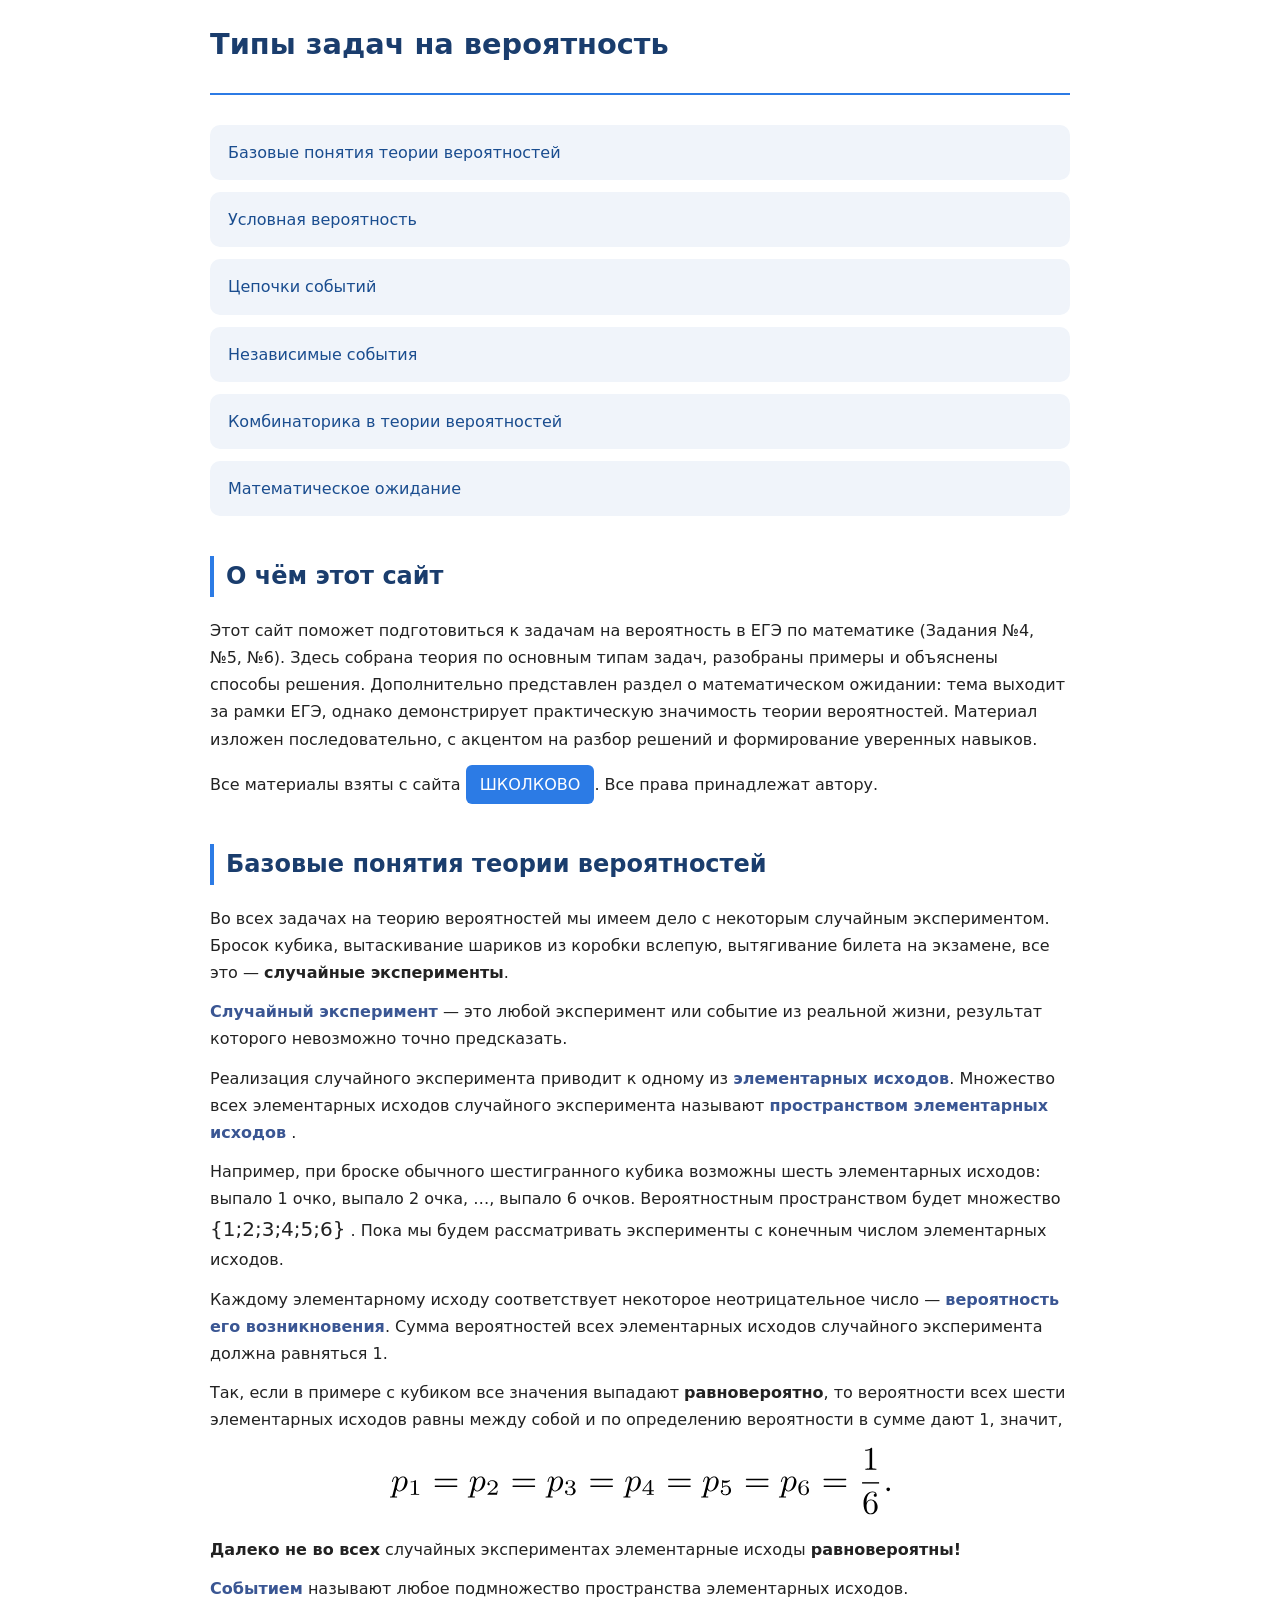
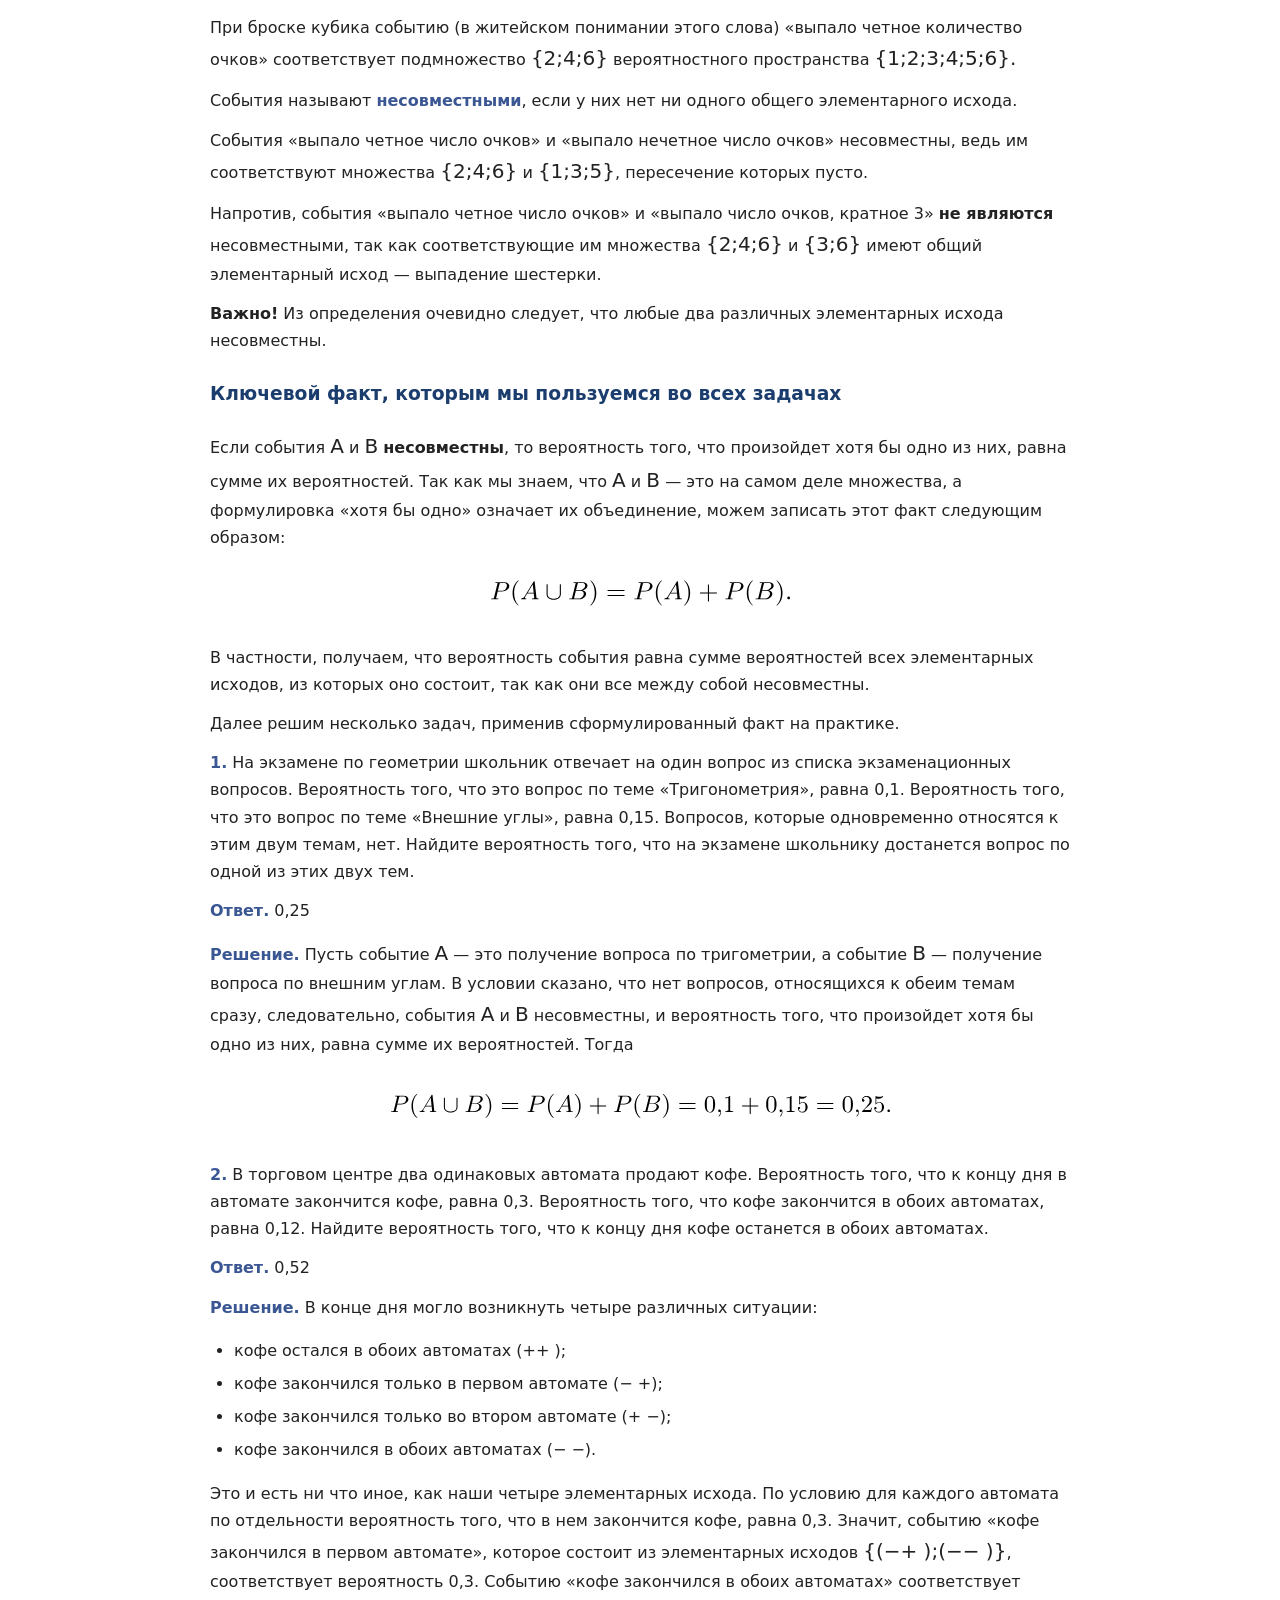
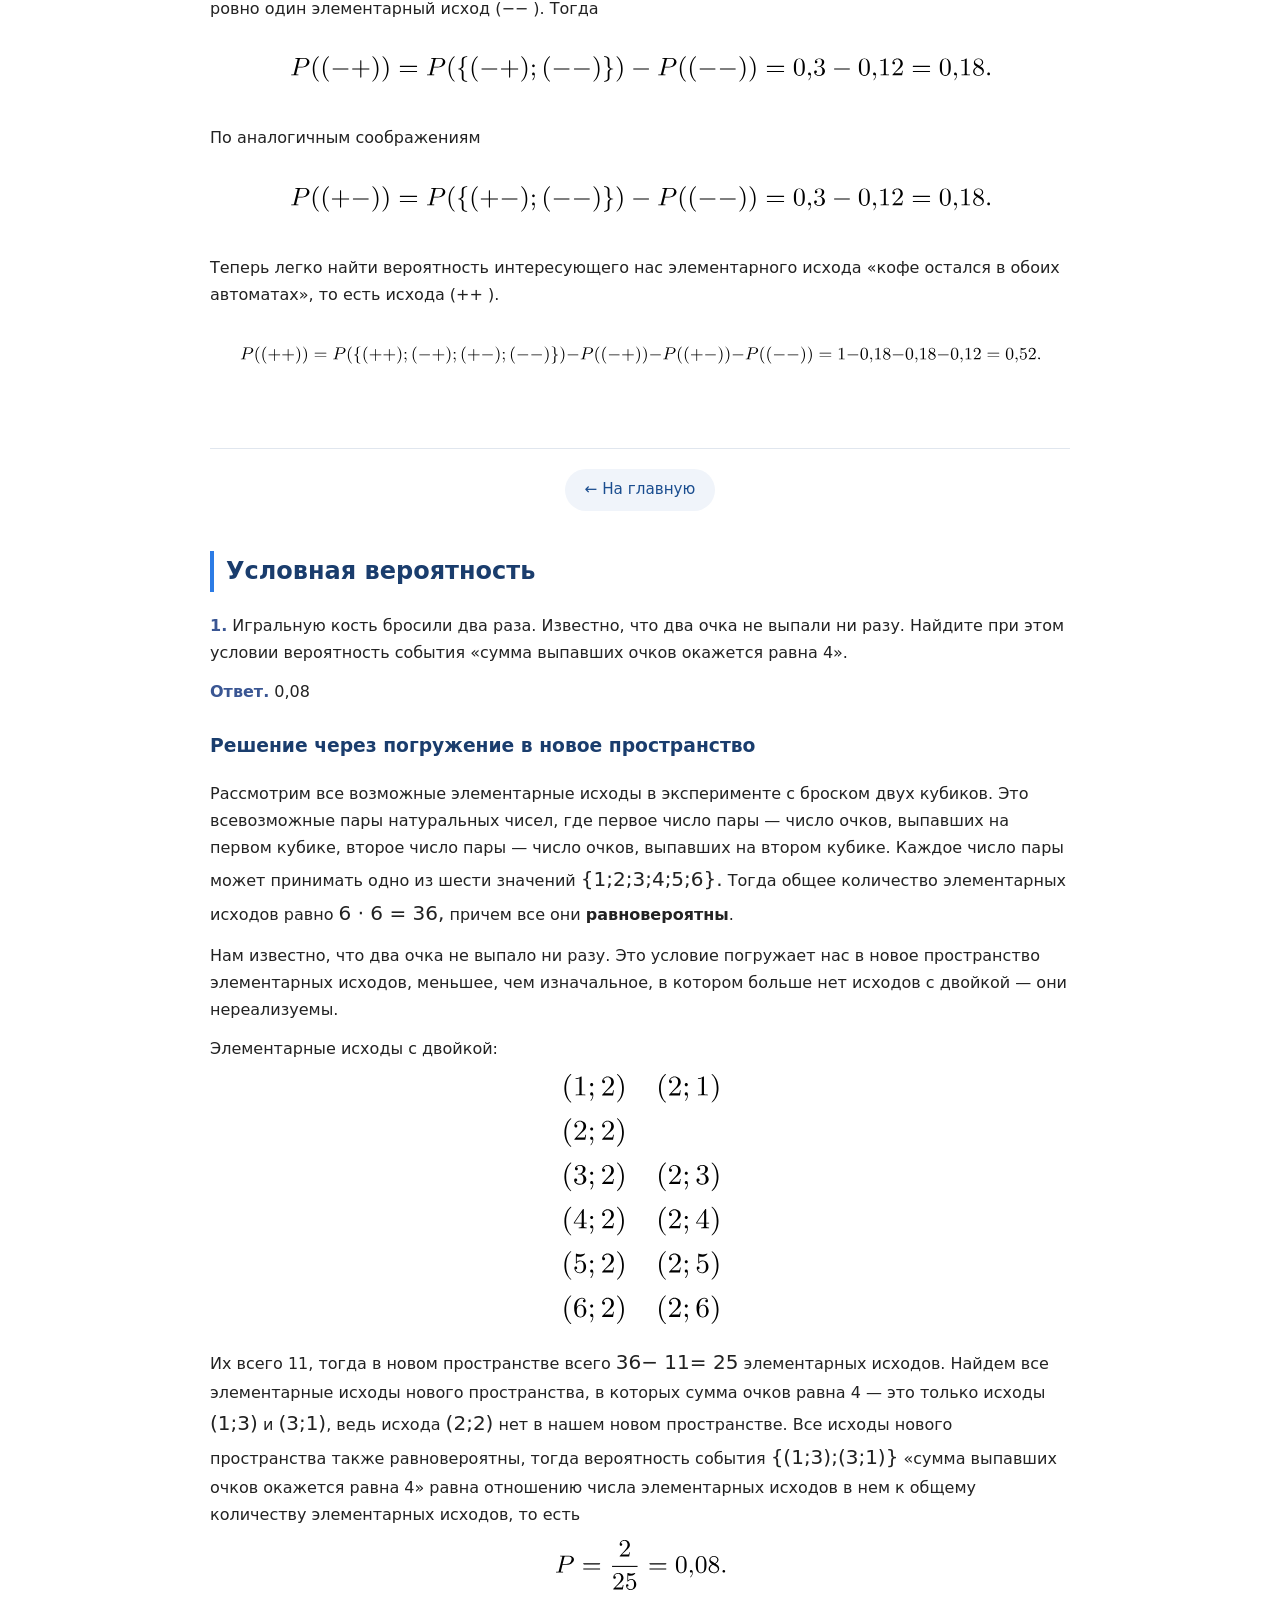
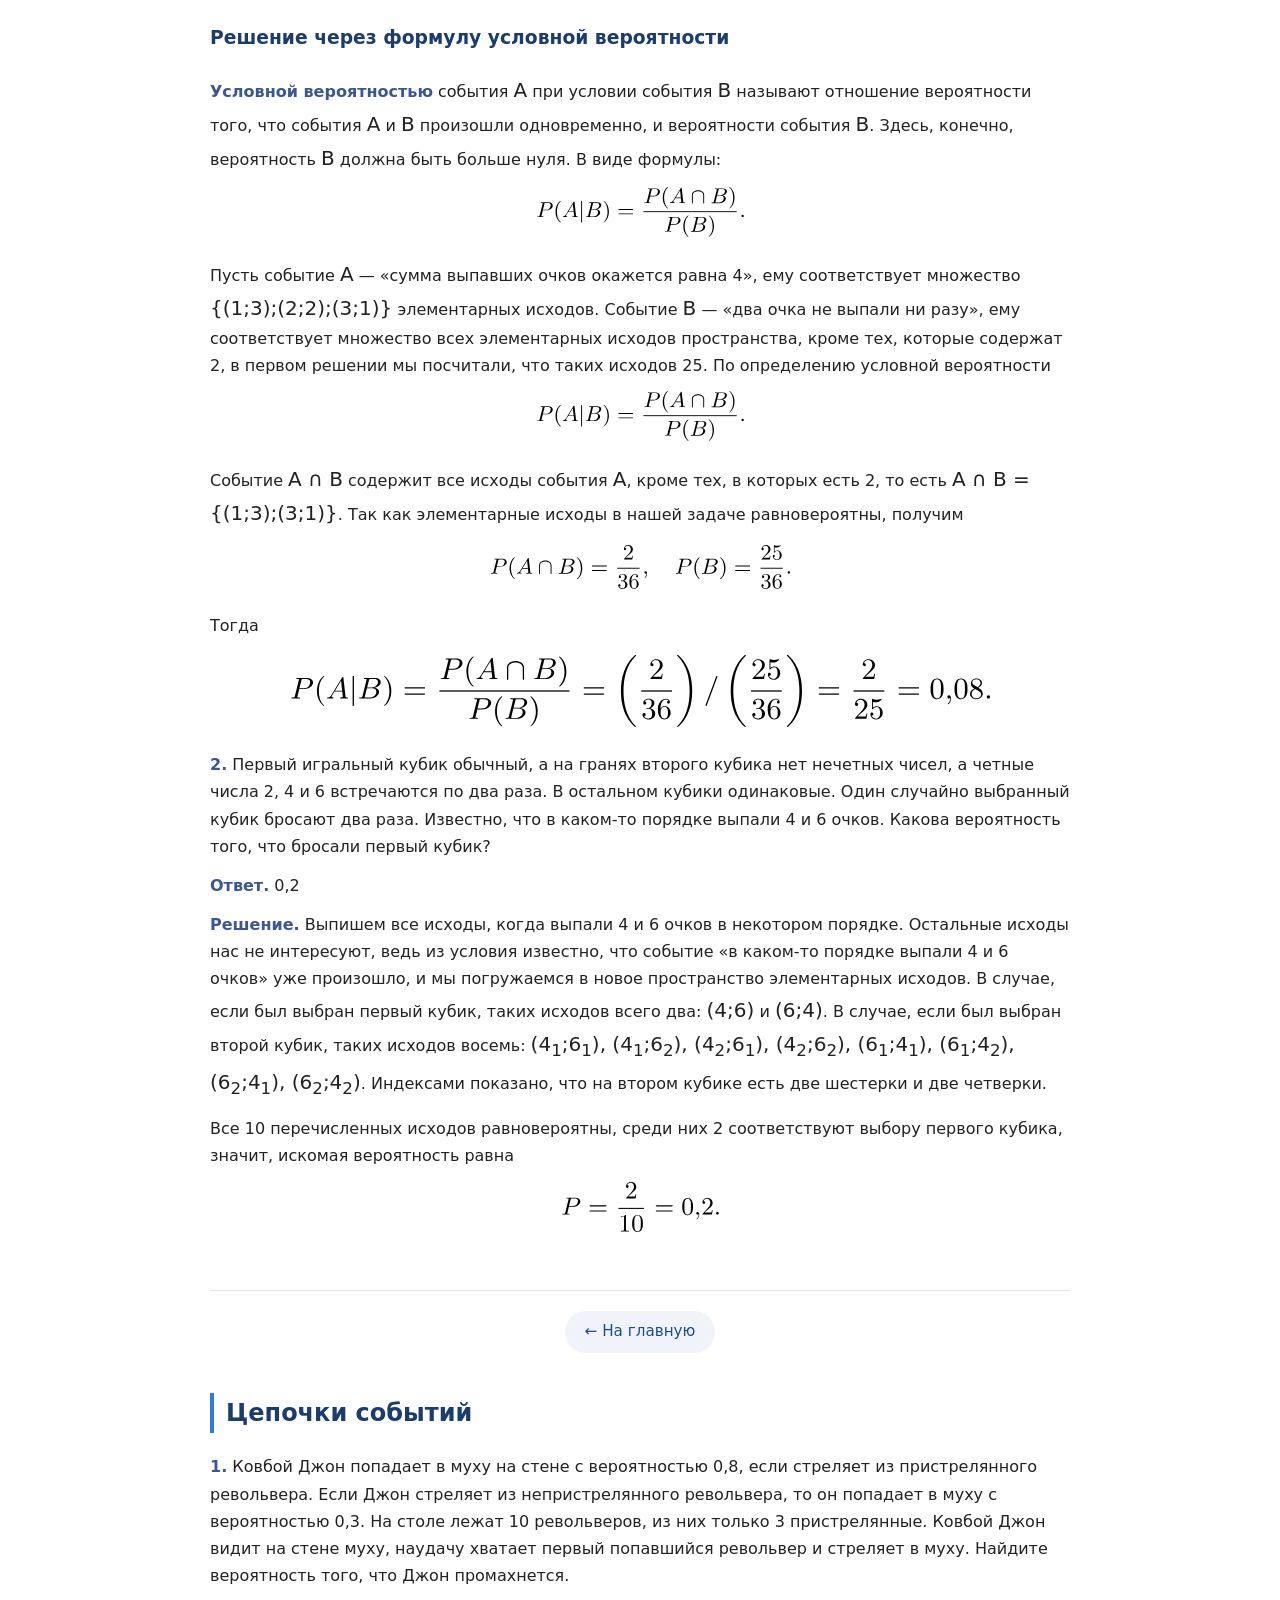
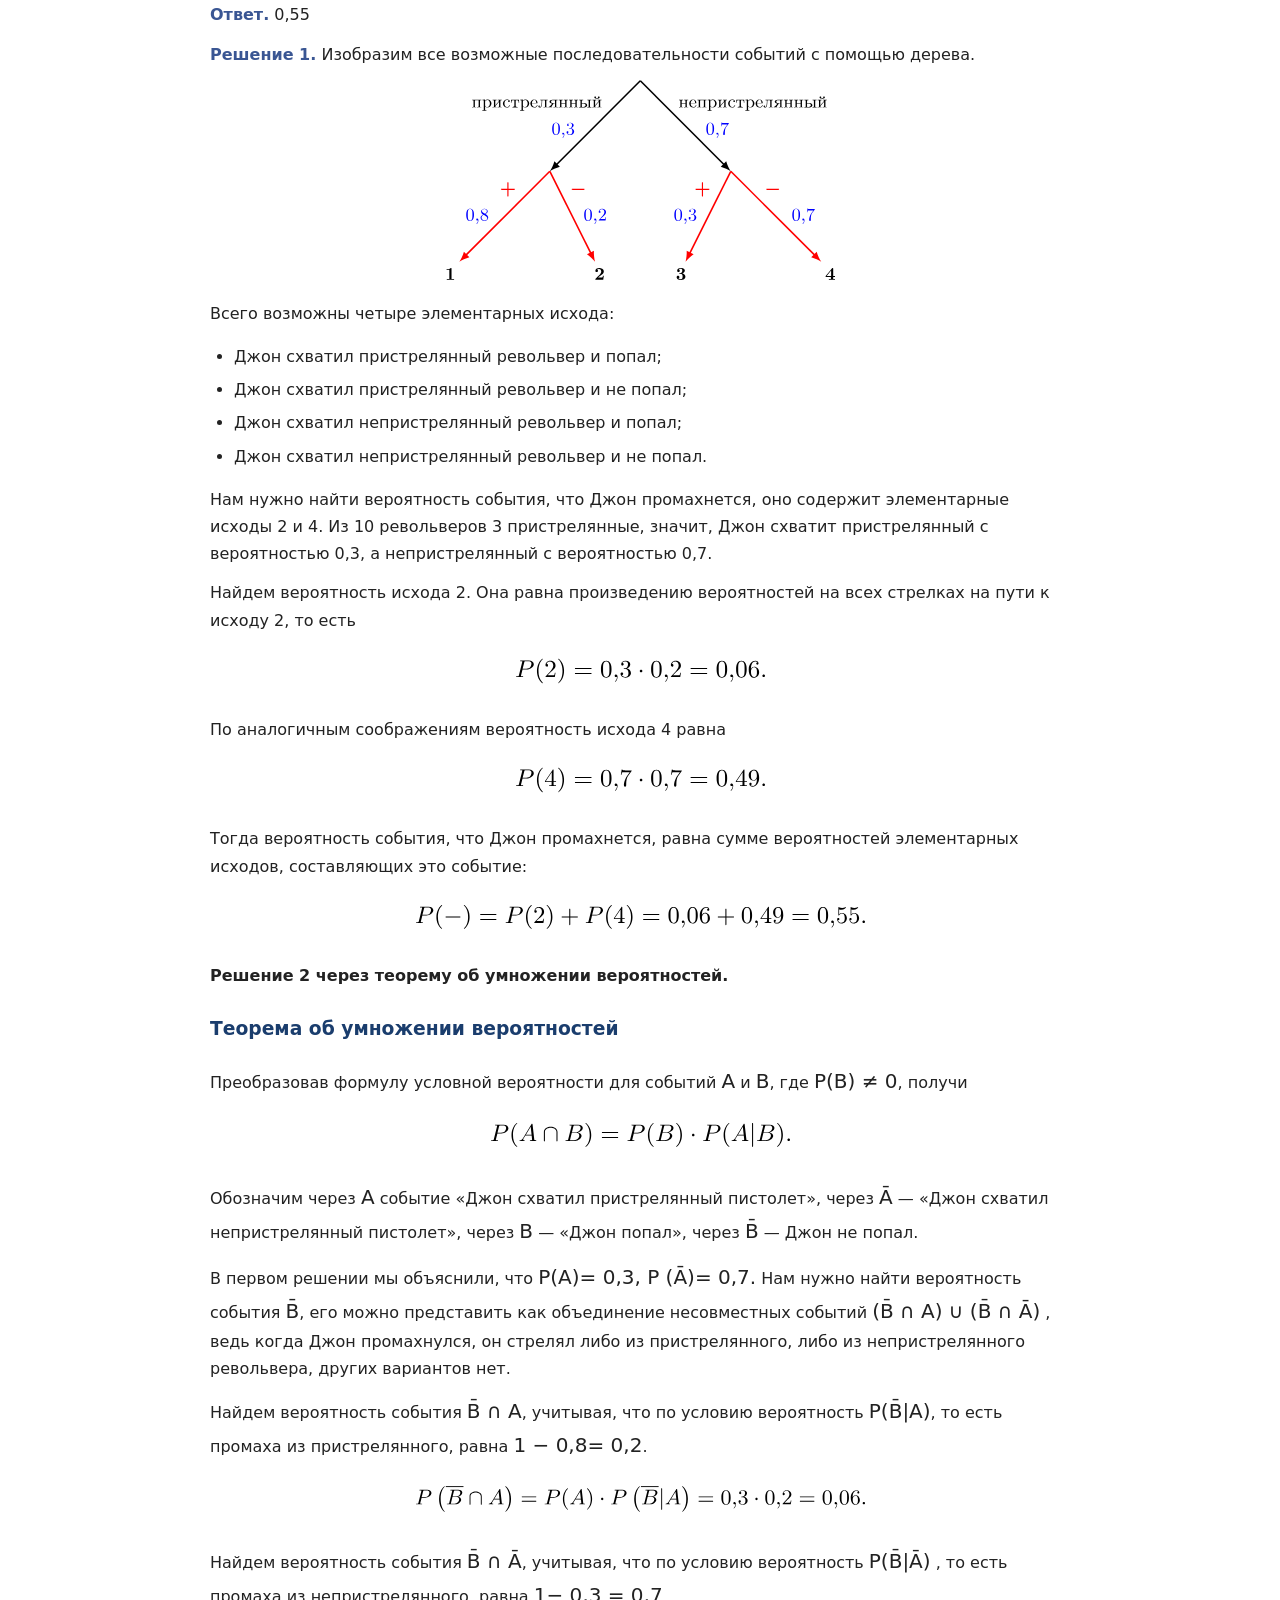
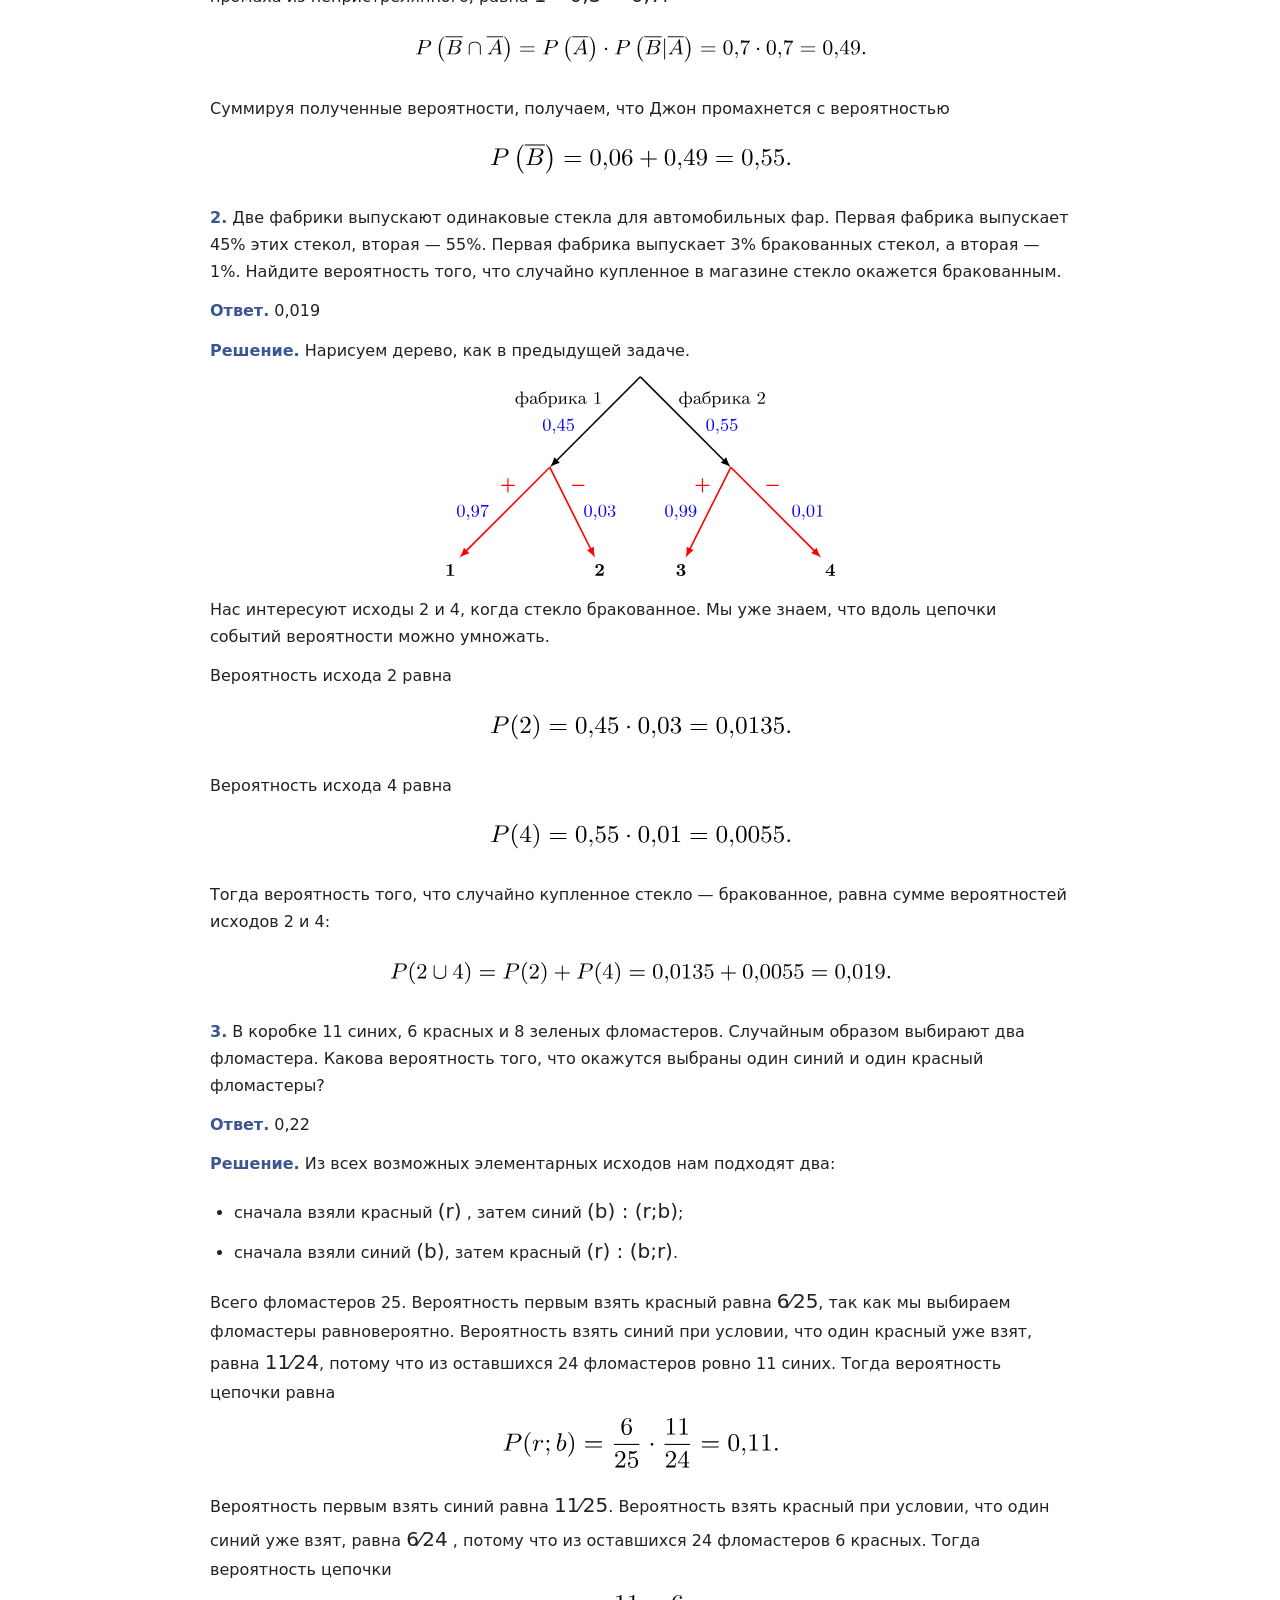
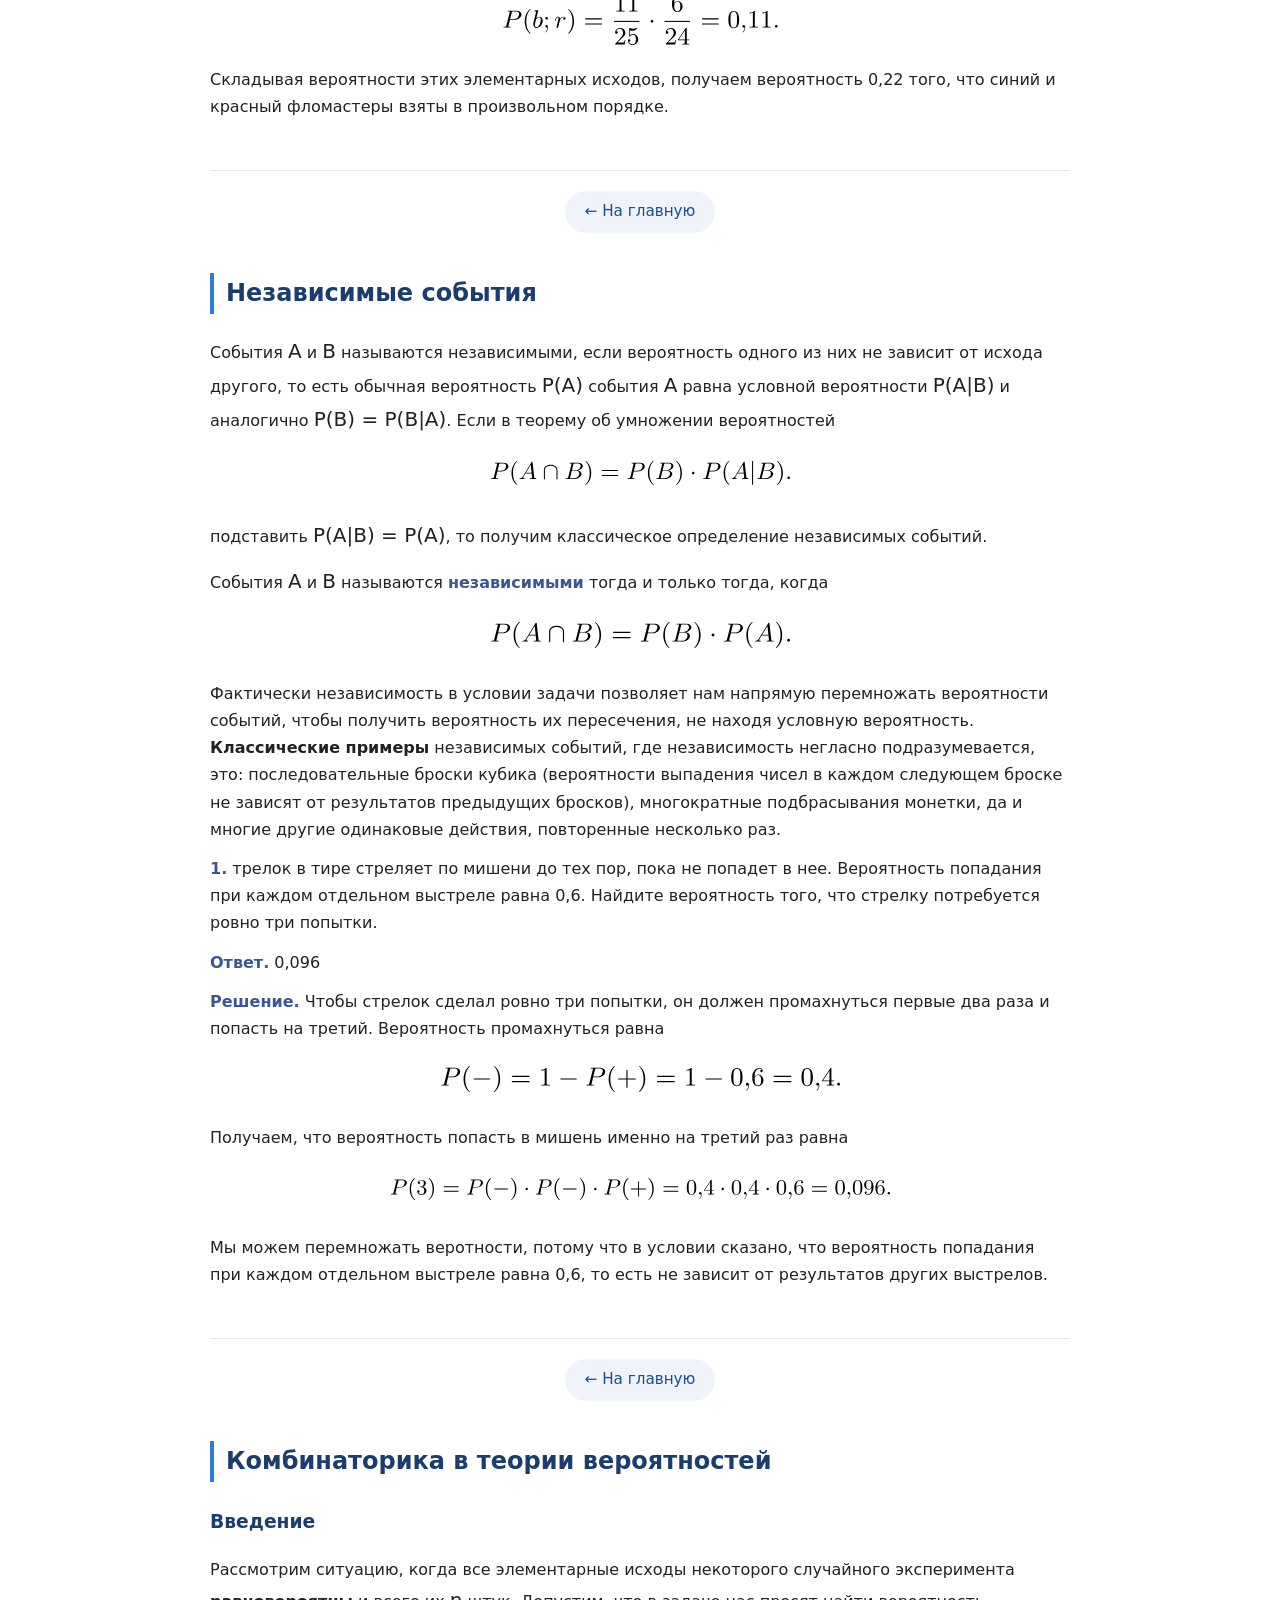
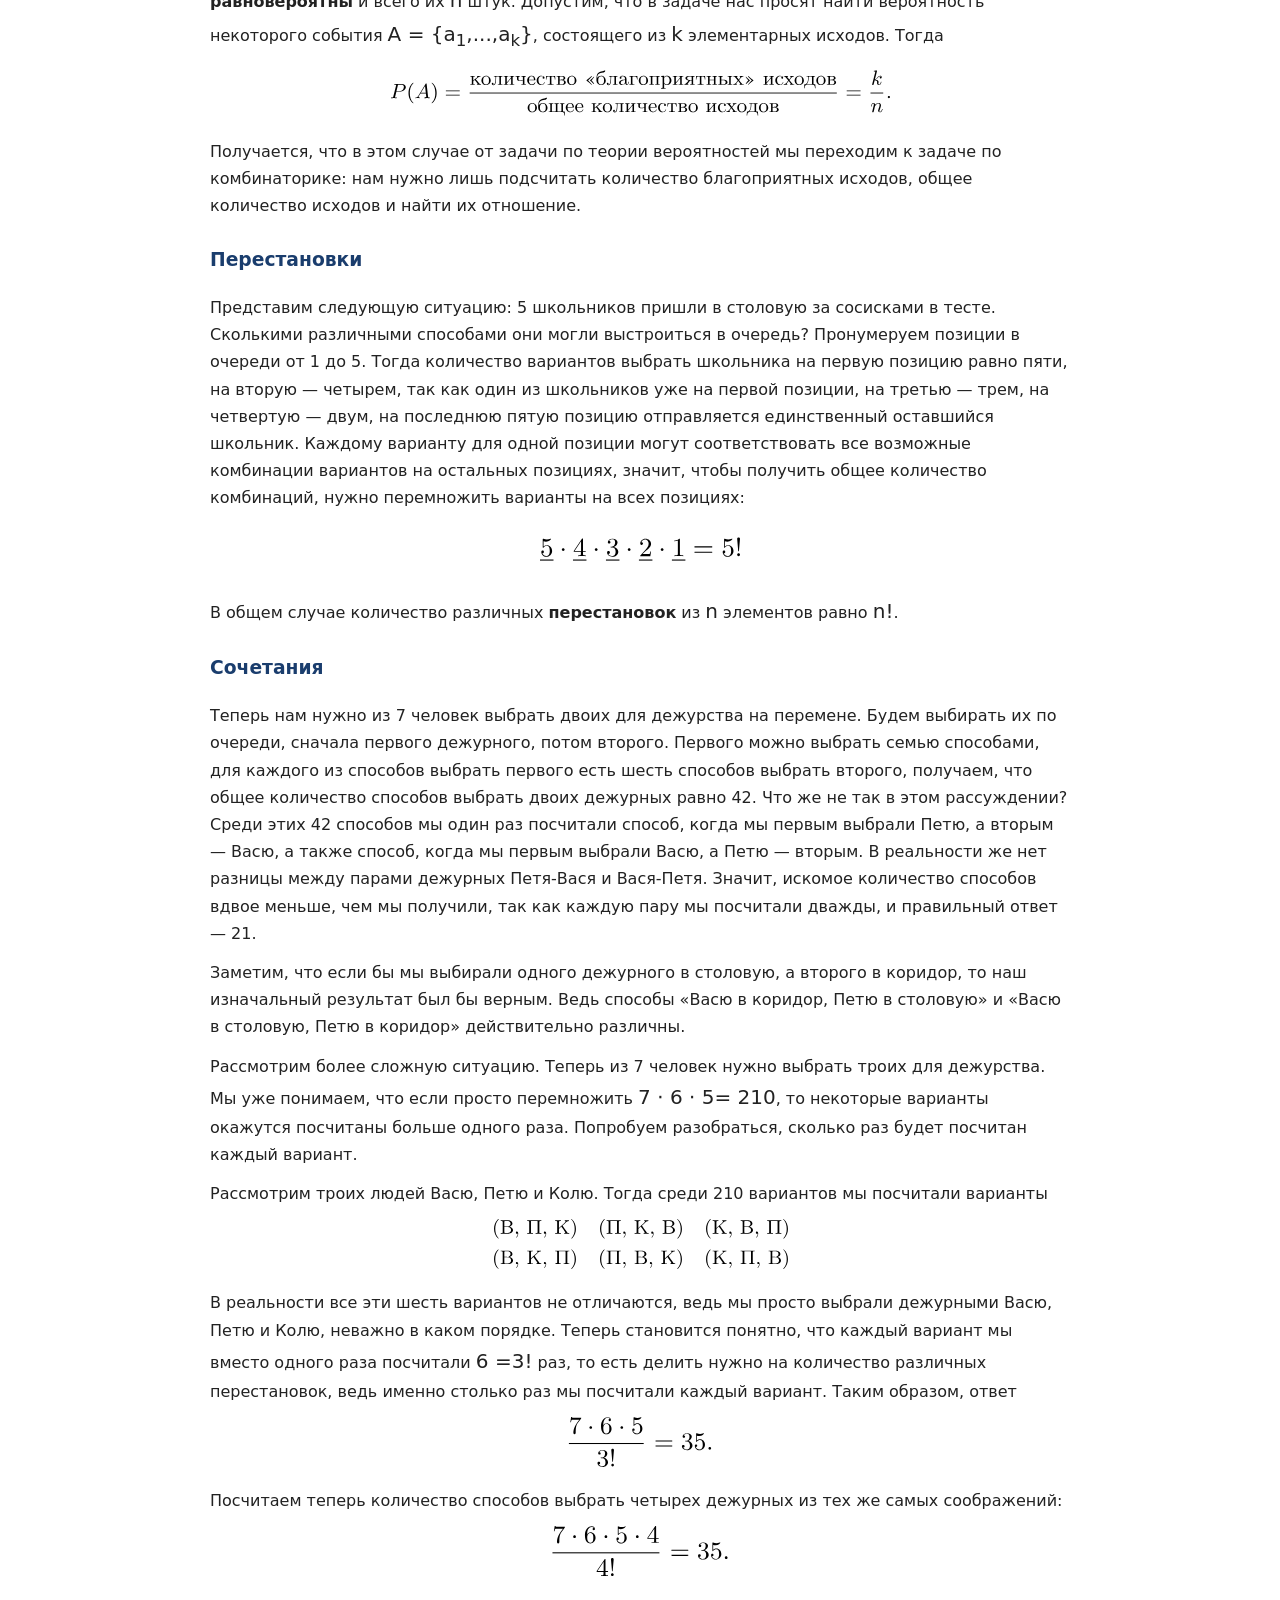
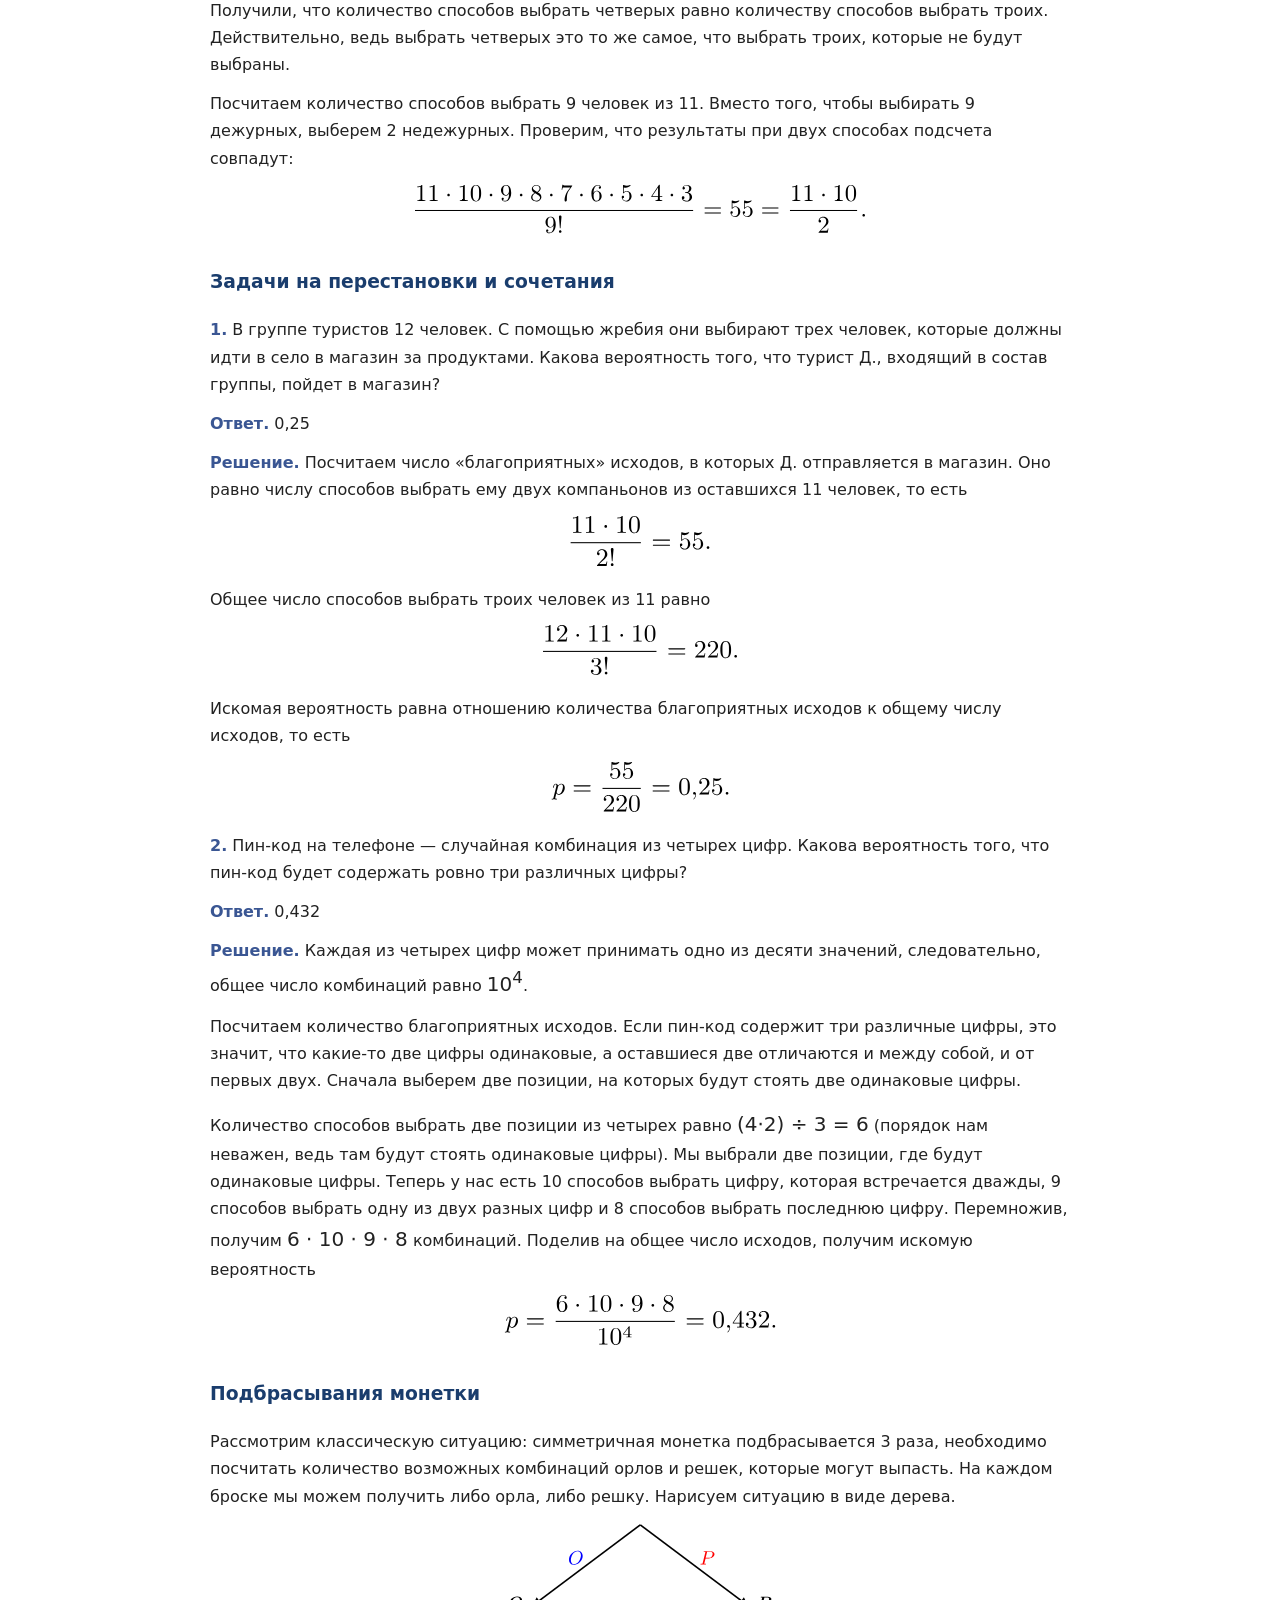
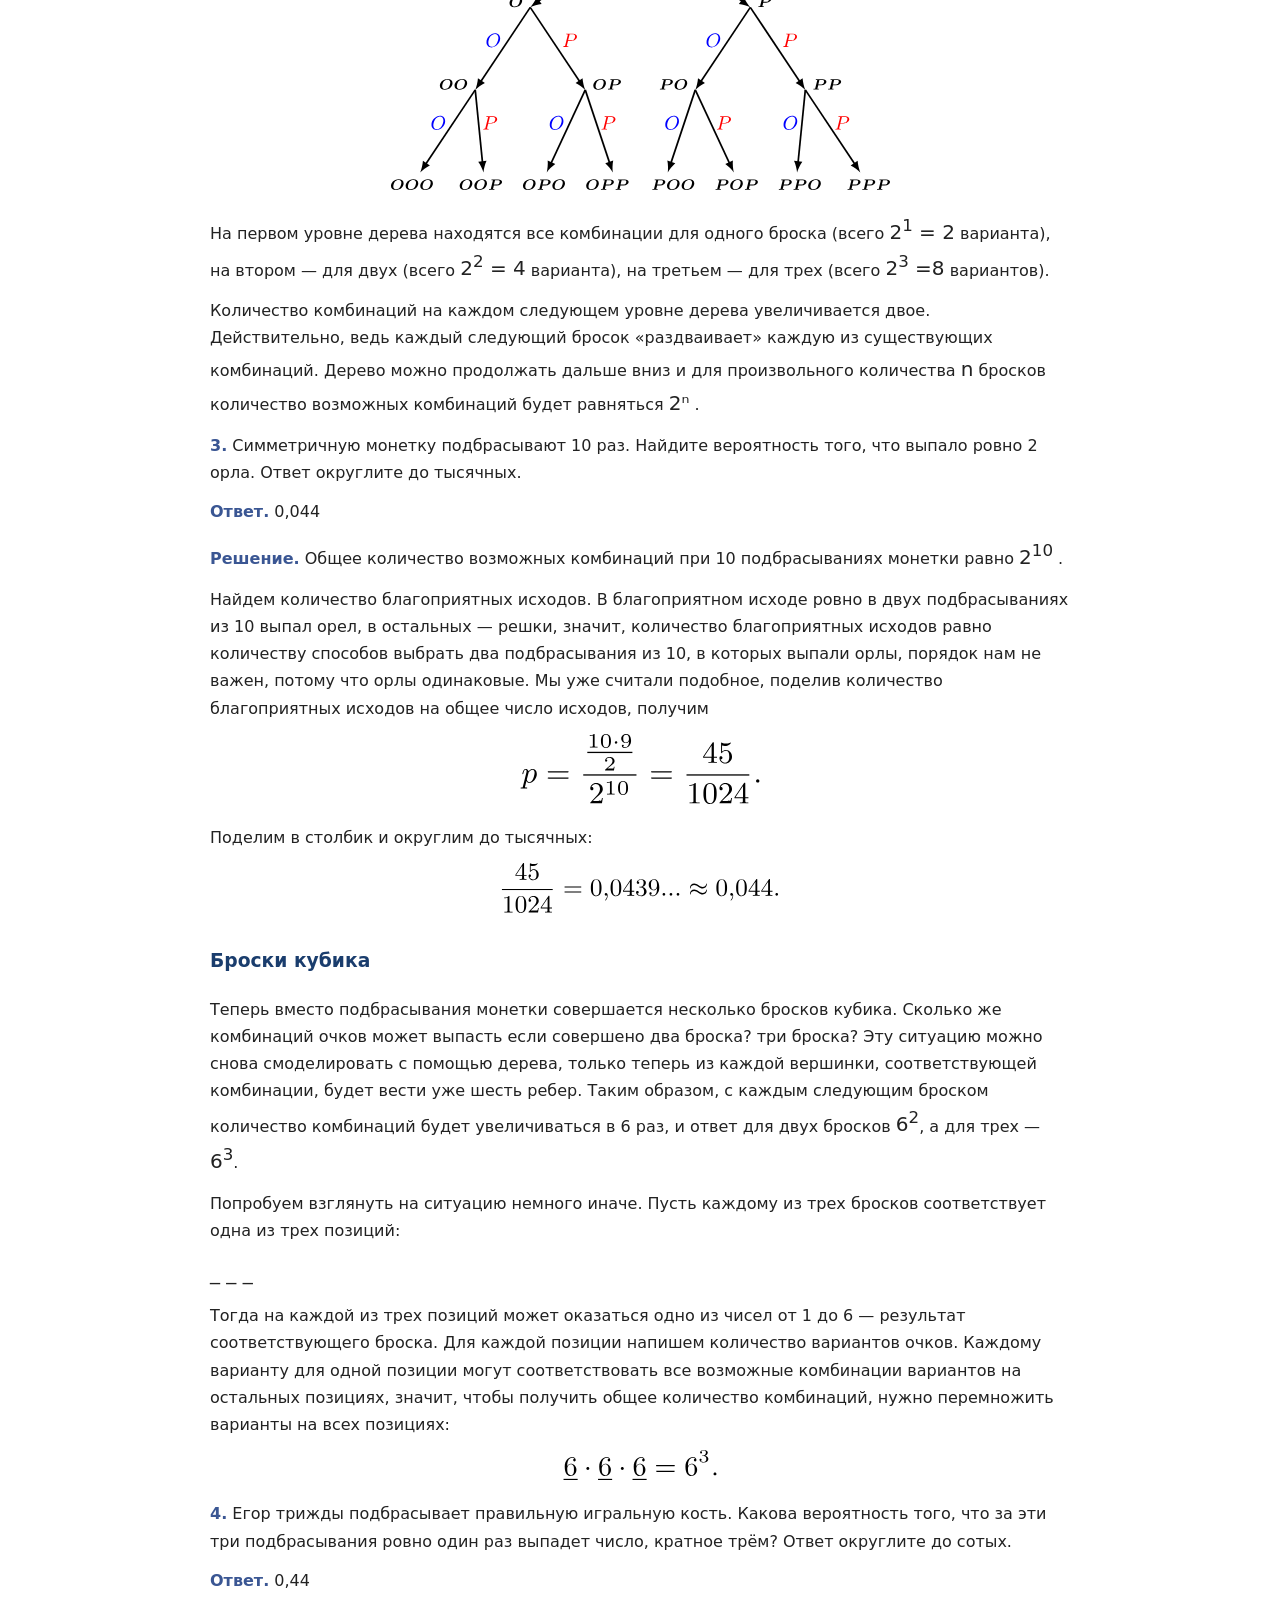
<file: index.html>
<!DOCTYPE html>
<html lang="ru">
<head>
<meta charset="UTF-8">
<meta name="viewport" content="width=device-width, initial-scale=1.0">
<title>Типы задач на вероятность</title>
<link rel="stylesheet" href="style.css">
</head>
<body>

<header>
<h1>Типы задач на вероятность</h1>
</header>

<main>
    <ul class="topics">
        <li><a href="#a1">Базовые понятия теории вероятностей</a></li>
        <li><a href="#a2">Условная вероятность</a></li>
        <li><a href="#a3">Цепочки событий</a></li>
        <li><a href="#a4">Независимые события</a></li>
        <li><a href="#a5">Комбинаторика в теории вероятностей</a></li>
        <li><a href="#a6">Математическое ожидание</a></li>
    </ul>
</main>

<section id="intro">
<h2>О чём этот сайт</h2>
<p>Этот сайт поможет подготовиться к задачам на вероятность в ЕГЭ по математике (Задания №4, №5, №6). Здесь собрана теория по основным типам задач, разобраны примеры и объяснены способы решения. Дополнительно представлен раздел о математическом ожидании: тема выходит за рамки ЕГЭ, однако демонстрирует практическую значимость теории вероятностей. Материал изложен последовательно, с акцентом на разбор решений и формирование уверенных навыков.</p>
<p>Все материалы взяты с сайта <a href="https://3.shkolkovo.online/theory?SubjectId=1" class="btn" target="_blank" rel="noopener noreferrer">ШКОЛКОВО</a>. Все права принадлежат автору.</p>
</section>

<section id="a1">
<h2>Базовые понятия теории вероятностей</h2>
<p>Во всех задачах на теорию вероятностей мы имеем дело с некоторым случайным экспериментом. Бросок кубика, вытаскивание шариков из коробки вслепую, вытягивание билета на экзамене, все это — <b>случайные эксперименты</b>.</p>
<p><span class="note"><b>Случайный эксперимент</b></span> — это любой эксперимент или событие из реальной жизни, результат которого невозможно точно предсказать.</p>
<p>Реализация случайного эксперимента приводит к одному из <span class="note"><b>элементарных исходов</b></span>. Множество всех элементарных исходов случайного эксперимента называют <span class="note"><b>пространством элементарных исходов</b></span> .</p>
<p>Например, при броске обычного шестигранного кубика возможны шесть элементарных исходов: выпало 1 очко, выпало 2 очка, …, выпало 6 очков. Вероятностным пространством будет множество <span class="big">{1;2;3;4;5;6}</span> .   Пока мы будем рассматривать эксперименты с конечным числом элементарных исходов.</p>
<p>Каждому элементарному исходу соответствует некоторое неотрицательное число — <span class="note"><b>вероятность его возникновения</b></span>. Сумма вероятностей всех элементарных исходов случайного эксперимента должна равняться 1.</p>
<p>Так, если в примере с кубиком все значения выпадают <b>равновероятно</b>, то вероятности всех шести элементарных исходов равны между собой и по определению вероятности в сумме дают 1, значит,</p>
<div style="text-align: center;">
  <img src="images/11.svg" width="500" height="70">
</div>
<p><b>Далеко не во всех</b> случайных экспериментах элементарные исходы <b>равновероятны!</b></p>
<p><span class="note"><b>Событием</b></span> называют любое подмножество пространства элементарных исходов.</p>
<p>При броске кубика событию (в житейском понимании этого слова) «выпало четное количество очков» соответствует подмножество <span class="big">{2;4;6}</span>  вероятностного пространства <span class="big">{1;2;3;4;5;6}.</span>  </p>
<p>События называют <span class="note"><b>несовместными</b></span>, если у них нет ни одного общего элементарного исхода.</p>
<p>События «выпало четное число очков» и «выпало нечетное число очков» несовместны, ведь им соответствуют множества <span class="big">{2;4;6}</span>  и <span class="big">{1;3;5}</span>,   пересечение которых пусто.</p>
<p>Напротив, события «выпало четное число очков» и «выпало число очков, кратное 3» <b>не являются</b> несовместными, так как соответствующие им множества <span class="big">{2;4;6}</span>  и <span class="big">{3;6}</span>  имеют общий элементарный исход — выпадение шестерки.</p>
<p><b>Важно!</b> Из определения очевидно следует, что любые два различных элементарных исхода несовместны.</p>
<h3>Ключевой факт, которым мы пользуемся во всех задачах</h3>
<p>Если события <span class="big">A</span>   и <span class="big">B</span>   <b>несовместны</b>, то вероятность того, что произойдет хотя бы одно из них, равна сумме их вероятностей. Так как мы знаем, что <span class="big">A</span> и <span class="big">B</span>  — это на самом деле множества, а формулировка «хотя бы одно» означает их объединение, можем записать этот факт следующим образом:</p>
<div style="text-align: center;">
<img src="images/12.svg" width="300" height="60">
</div>
<p>В частности, получаем, что вероятность события равна сумме вероятностей всех элементарных исходов, из которых оно состоит, так как они все между собой несовместны.</p>
<p>Далее решим несколько задач, применив сформулированный факт на практике.</p>
<p><span class="note"><b>1.</b></span>  На экзамене по геометрии школьник отвечает на один вопрос из списка экзаменационных вопросов. Вероятность того, что это вопрос по теме «Тригонометрия», равна 0,1. Вероятность того, что это вопрос по теме «Внешние углы», равна 0,15. Вопросов, которые одновременно относятся к этим двум темам, нет. Найдите вероятность того, что на экзамене школьнику достанется вопрос по одной из этих двух тем.</p>
<p><span class="note"><b>Ответ.</b></span> 0,25</p>
<p><span class="note"><b>Решение.</b></span> Пусть событие <span class="big">A</span>   — это получение вопроса по тригометрии, а событие <span class="big">B</span>   — получение вопроса по внешним углам. В условии сказано, что нет вопросов, относящихся к обеим темам сразу, следовательно, события <span class="big">A</span>   и <span class="big">B</span>   несовместны, и вероятность того, что произойдет хотя бы одно из них, равна сумме их вероятностей. Тогда</p>
<div style="text-align: center;">
    <img src="images/13.svg" width="500" height="70">
</div>
<p><span class="note"><b>2.</b></span>  В торговом центре два одинаковых автомата продают кофе. Вероятность того, что к концу дня в автомате закончится кофе, равна 0,3. Вероятность того, что кофе закончится в обоих автоматах, равна 0,12. Найдите вероятность того, что к концу дня кофе останется в обоих автоматах.</p>
<p><span class="note"><b>Ответ.</b></span> 0,52</p>
<p><span class="note"><b>Решение.</b></span> В конце дня могло возникнуть четыре различных ситуации:</p>
<ul>
<li>кофе остался в обоих автоматах (++ );</li>
<li>кофе закончился только в первом автомате (− +);</li>
<li>кофе закончился только во втором автомате (+ −);</li>
<li>кофе закончился в обоих автоматах (− −).</li>
</ul>
<p>Это и есть ни что иное, как наши четыре элементарных исхода. По условию для каждого автомата по отдельности вероятность того, что в нем закончится кофе, равна 0,3. Значит, событию «кофе закончился в первом автомате», которое состоит из элементарных исходов <span class="big">{(−+ );(−− )}</span>,   соответствует вероятность 0,3. Событию «кофе закончился в обоих автоматах» соответствует ровно один элементарный исход (−− ).   Тогда</p>
<div style="text-align: center;">
    <img src="images/14.svg" width="700" height="70">
</div>
<p>По аналогичным соображениям</p>
<div style="text-align: center;">
    <img src="images/15.svg" width="700" height="70">
</div>
<p>Теперь легко найти вероятность интересующего нас элементарного исхода «кофе остался в обоих автоматах», то есть исхода (++ ).  </p>
<div style="text-align: center;">
    <img src="images/16.svg" width="800" height="70">
</div>
    <footer>
        <a href="index.html">← На главную</a>
    </footer>
</section>

<section id="a2">
<h2>Условная вероятность</h2>
<p><span class="note"><b>1.</b></span>  Игральную кость бросили два раза. Известно, что два очка не выпали ни разу. Найдите при этом условии вероятность события «сумма выпавших очков окажется равна 4».</p>
<p><span class="note"><b>Ответ.</b></span> 0,08</p>
<h3>Решение через погружение в новое пространство</h3>
<p>Рассмотрим все возможные элементарные исходы в эксперименте с броском двух кубиков. Это всевозможные пары натуральных чисел, где первое число пары — число очков, выпавших на первом кубике, второе число пары — число очков, выпавших на втором кубике. Каждое число пары может принимать одно из шести значений <span class="big">{1;2;3;4;5;6}.</span>   Тогда общее количество элементарных исходов равно <span class="big">6 ⋅ 6 = 36,</span>   причем все они <b>равновероятны</b>.</p>
<p>Нам известно, что два очка не выпало ни разу. Это условие погружает нас в новое пространство элементарных исходов, меньшее, чем изначальное, в котором больше нет исходов с двойкой — они нереализуемы.</p>
<p>Элементарные исходы с двойкой:</p>
<div style="text-align: center;">
    <img src="images/21.svg" width="500" height="250">
</div>
<p>Их всего 11, тогда в новом пространстве всего <span class="big">36− 11= 25</span>   элементарных исходов. Найдем все элементарные исходы нового пространства, в которых сумма очков равна 4 — это только исходы <span class="big">(1;3)</span>   и <span class="big">(3;1)</span>,   ведь исхода <span class="big">(2;2)</span>   нет в нашем новом пространстве. Все исходы нового пространства также равновероятны, тогда вероятность события <span class="big">{(1;3);(3;1)}</span>  «сумма выпавших очков окажется равна 4» равна отношению числа элементарных исходов в нем к общему количеству элементарных исходов, то есть</p>
<div style="text-align: center;">
    <img src="images/22.svg" width="300" height="50">
</div>
<h3>Решение через формулу условной вероятности</h3>
<p><span class="note"><b>Условной вероятностью</b></span> события <span class="big">A</span>   при условии события <span class="big">B</span>   называют отношение вероятности того, что события <span class="big">A</span>   и <span class="big">B</span>   произошли одновременно, и вероятности события <span class="big">B</span>.   Здесь, конечно, вероятность <span class="big">B</span>   должна быть больше нуля. В виде формулы:</p>
<div style="text-align: center;">
    <img src="images/23.svg" width="300" height="50">
</div>
<p>Пусть событие <span class="big">A</span>   — «сумма выпавших очков окажется равна 4», ему соответствует множество <span class="big">{(1;3);(2;2);(3;1)}</span>  элементарных исходов. Событие <span class="big">B</span>   — «два очка не выпали ни разу», ему соответствует множество всех элементарных исходов пространства, кроме тех, которые содержат 2, в первом решении мы посчитали, что таких исходов 25. По определению условной вероятности</p>
<div style="text-align: center;">
    <img src="images/24.svg" width="300" height="50">
</div>
<p>Событие <span class="big">A ∩ B</span>   содержит все исходы события <span class="big">A</span>,   кроме тех, в которых есть 2, то есть <span class="big">A ∩ B = {(1;3);(3;1)}</span>.   Так как элементарные исходы в нашей задаче равновероятны, получим</p>
<div style="text-align: center;">
    <img src="images/25.svg" width="300" height="50">
</div>
<p>Тогда</p>
<div style="text-align: center;">
    <img src="images/26.svg" width="700" height="80">
</div>
<p><span class="note"><b>2.</b></span>  Первый игральный кубик обычный, а на гранях второго кубика нет нечетных чисел, а четные числа 2, 4 и 6 встречаются по два раза. В остальном кубики одинаковые. Один случайно выбранный кубик бросают два раза. Известно, что в каком-то порядке выпали 4 и 6 очков. Какова вероятность того, что бросали первый кубик?</p>
<p><span class="note"><b>Ответ.</b></span> 0,2</p>
<p><span class="note"><b>Решение.</b></span> Выпишем все исходы, когда выпали 4 и 6 очков в некотором порядке. Остальные исходы нас не интересуют, ведь из условия известно, что событие «в каком-то порядке выпали 4 и 6 очков» уже произошло, и мы погружаемся в новое пространство элементарных исходов. В случае, если был выбран первый кубик, таких исходов всего два: <span class="big">(4;6)</span>   и <span class="big">(6;4)</span>.   В случае, если был выбран второй кубик, таких исходов восемь: <span class="big">(4<sub>1</sub>;6<sub>1</sub>),   (4<sub>1</sub>;6<sub>2</sub>),   (4<sub>2</sub>;6<sub>1</sub>),   (4<sub>2</sub>;6<sub>2</sub>),   (6<sub>1</sub>;4<sub>1</sub>),   (6<sub>1</sub>;4<sub>2</sub>),   (6<sub>2</sub>;4<sub>1</sub>),   (6<sub>2</sub>;4<sub>2</sub>)</span>.   Индексами показано, что на втором кубике есть две шестерки и две четверки.</p>
<p>Все 10 перечисленных исходов равновероятны, среди них 2 соответствуют выбору первого кубика, значит, искомая вероятность равна</p>
<div style="text-align: center;">
    <img src="images/27.svg" width="300" height="50">
</div>
    <footer>
        <a href="index.html">← На главную</a>
    </footer>
</section>

<section id="a3">
<h2>Цепочки событий</h2>
    <p><span class="note"><b>1.</b></span>  Ковбой Джон попадает в муху на стене с вероятностью 0,8, если стреляет из пристрелянного револьвера. Если Джон стреляет из непристрелянного револьвера, то он попадает в муху с вероятностью 0,3. На столе лежат 10 револьверов, из них только 3 пристрелянные. Ковбой Джон видит на стене муху, наудачу хватает первый попавшийся револьвер и стреляет в муху. Найдите вероятность того, что Джон промахнется.</p>
    <p><span class="note"><b>Ответ.</b></span> 0,55</p>
    <p><span class="note"><b>Решение 1.</b></span> Изобразим все возможные последовательности событий с помощью дерева.</p>
    <div style="text-align: center;">
        <img src="images3/31.svg" width="500" height="200">
    </div>
    <p>Всего возможны четыре элементарных исхода:</p>
        <ul>
            <li>Джон схватил пристрелянный револьвер и попал;</li>
            <li>Джон схватил пристрелянный револьвер и не попал;</li>
            <li>Джон схватил непристрелянный револьвер и попал;</li>
            <li>Джон схватил непристрелянный револьвер и не попал.</li>
        </ul>
    <p>Нам нужно найти вероятность события, что Джон промахнется, оно содержит элементарные исходы 2 и 4. Из 10 револьверов 3 пристрелянные, значит, Джон схватит пристрелянный с вероятностью 0,3, а непристрелянный с вероятностью 0,7.</p>
    <p>Найдем вероятность исхода 2. Она равна произведению вероятностей на всех стрелках на пути к исходу 2, то есть</p>
    <div style="text-align: center;">
        <img src="images3/32.svg" width="250" height="50">
    </div>
    <p>По аналогичным соображениям вероятность исхода 4 равна</p>
    <div style="text-align: center;">
        <img src="images3/33.svg" width="250" height="50">
    </div>
    <p>Тогда вероятность события, что Джон промахнется, равна сумме вероятностей элементарных исходов, составляющих это событие:</p>
    <div style="text-align: center;">
        <img src="images3/34.svg" width="450" height="50">
    </div>
    <p><b>Решение 2 через теорему об умножении вероятностей.</b></p>
    <h3>Теорема об умножении вероятностей</h3>
    <p>Преобразовав формулу условной вероятности для событий <span class="big">A</span>   и <span class="big">B</span>,   где <span class="big">P(B) ≠ 0</span>,   получи</p>
    <div style="text-align: center;">
        <img src="images3/35.svg" width="300" height="50">
    </div>
    <p>Обозначим через <span class="big">A</span>   событие «Джон схватил пристрелянный пистолет», через <span class="big">A&#772</span> — «Джон схватил непристрелянный пистолет», через <span class="big">B</span>   — «Джон попал», через <span class="big">B&#772</span>  — Джон не попал.</p>
    <p>В первом решении мы объяснили, что <span class="big">P(A)= 0,3,  P (A&#772)= 0,7.</span>   Нам нужно найти вероятность события <span class="big">B&#772</span>,   его можно представить как объединение несовместных событий <span class="big">(B&#772 ∩ A) ∪ (B&#772 ∩ A&#772)</span> ,   ведь когда Джон промахнулся, он стрелял либо из пристрелянного, либо из непристрелянного револьвера, других вариантов нет.</p>
    <p>Найдем вероятность события <span class="big">B&#772 ∩ A</span>,   учитывая, что по условию вероятность <span class="big">P(B&#772|A)</span>,   то есть промаха из пристрелянного, равна <span class="big">1 − 0,8= 0,2</span>.  </p>
    <div style="text-align: center;">
        <img src="images3/36.svg" width="450" height="50">
    </div>
    <p>Найдем вероятность события <span class="big">B&#772 ∩ A&#772</span>,   учитывая, что по условию вероятность <span class="big">P(B&#772|A&#772)</span> ,   то есть промаха из непристрелянного, равна <span class="big">1− 0,3 = 0,7</span>.  </p>
    <div style="text-align: center;">
        <img src="images3/37.svg" width="450" height="50">
    </div>
    <p>Суммируя полученные вероятности, получаем, что Джон промахнется с вероятностью</p>
    <div style="text-align: center;">
        <img src="images3/38.svg" width="300" height="50">
    </div>
    <p><span class="note"><b>2.</b></span>  Две фабрики выпускают одинаковые стекла для автомобильных фар. Первая фабрика выпускает 45% этих стекол, вторая — 55%. Первая фабрика выпускает 3% бракованных стекол, а вторая — 1%. Найдите вероятность того, что случайно купленное в магазине стекло окажется бракованным.</p>
    <p><span class="note"><b>Ответ.</b></span> 0,019</p>
    <p><span class="note"><b>Решение.</b></span> Нарисуем дерево, как в предыдущей задаче.</p>
    <div style="text-align: center;">
        <img src="images3/39.svg" width="500" height="200">
    </div>
    <p>Нас интересуют исходы 2 и 4, когда стекло бракованное. Мы уже знаем, что вдоль цепочки событий вероятности можно умножать.</p>
    <p>Вероятность исхода 2 равна</p>
    <div style="text-align: center;">
        <img src="images3/310.svg" width="300" height="50">
    </div>
    <p>Вероятность исхода 4 равна</p>
    <div style="text-align: center;">
        <img src="images3/311.svg" width="300" height="50">
    </div>
    <p>Тогда вероятность того, что случайно купленное стекло — бракованное, равна сумме вероятностей исходов 2 и 4:</p>
    <div style="text-align: center;">
        <img src="images3/312.svg" width="500" height="50">
    </div>
    <p><span class="note"><b>3.</b></span>  В коробке 11 синих, 6 красных и 8 зеленых фломастеров. Случайным образом выбирают два фломастера. Какова вероятность того, что окажутся выбраны один синий и один красный фломастеры?</p>
    <p><span class="note"><b>Ответ.</b></span> 0,22</p>
    <p><span class="note"><b>Решение.</b></span> Из всех возможных элементарных исходов нам подходят два:</p>
        <ul>
            <li>сначала взяли красный <span class="big">(r)</span>  , затем синий <span class="big">(b) : (r;b)</span>;  </li>
            <li>сначала взяли синий <span class="big">(b)</span>,   затем красный <span class="big">(r) : (b;r)</span>.  </li>
        </ul>
    <p>Всего фломастеров 25. Вероятность первым взять красный равна <span class="big">6&#8260;25</span>,   так как мы выбираем фломастеры равновероятно. Вероятность взять синий при условии, что один красный уже взят, равна <span class="big">11&#8260;24</span>,   потому что из оставшихся 24 фломастеров ровно 11 синих. Тогда вероятность цепочки равна</p>
    <div style="text-align: center;">
        <img src="images3/313.svg" width="500" height="50">
    </div>
    <p>Вероятность первым взять синий равна <span class="big">11&#8260;25</span>.   Вероятность взять красный при условии, что один синий уже взят, равна <span class="big">6&#8260;24</span> ,   потому что из оставшихся 24 фломастеров 6 красных. Тогда вероятность цепочки</p>
    <div style="text-align: center;">
        <img src="images3/314.svg" width="500" height="50">
    </div>
    <p>Складывая вероятности этих элементарных исходов, получаем вероятность 0,22 того, что синий и красный фломастеры взяты в произвольном порядке.</p>
    <footer>
        <a href="index.html">← На главную</a>
    </footer>
</section>

<section id="a4">
<h2>Независимые события</h2>
    <p>События <span class="big">A</span>   и <span class="big">B</span>   называются независимыми, если вероятность одного из них не зависит от исхода другого, то есть обычная вероятность <span class="big">P(A)</span>   события <span class="big">A</span>   равна условной вероятности <span class="big">P(A|B)</span>   и аналогично <span class="big">P(B) = P(B|A)</span>.   Если в теорему об умножении вероятностей</p>
    <div style="text-align: center;">
        <img src="images4/41.svg" width="300" height="50">
    </div>
    <p>подставить <span class="big">P(A|B) = P(A)</span>,   то получим классическое определение независимых событий.</p>
    <p>События <span class="big">A</span>   и <span class="big">B</span>   называются <span class="note"><b>независимыми</b></span> тогда и только тогда, когда</p>
    <div style="text-align: center;">
        <img src="images4/42.svg" width="300" height="50">
    </div>
    <p>Фактически независимость в условии задачи позволяет нам напрямую перемножать вероятности событий, чтобы получить вероятность их пересечения, не находя условную вероятность. <b>Классические примеры</b> независимых событий, где независимость негласно подразумевается, это: последовательные броски кубика (вероятности выпадения чисел в каждом следующем броске не зависят от результатов предыдущих бросков), многократные подбрасывания монетки, да и многие другие одинаковые действия, повторенные несколько раз.</p>
    <p><span class="note"><b>1.</b></span>  трелок в тире стреляет по мишени до тех пор, пока не попадет в нее. Вероятность попадания при каждом отдельном выстреле равна 0,6. Найдите вероятность того, что стрелку потребуется ровно три попытки.</p>
    <p><span class="note"><b>Ответ.</b></span> 0,096</p>
    <p><span class="note"><b>Решение.</b></span> Чтобы стрелок сделал ровно три попытки, он должен промахнуться первые два раза и попасть на третий. Вероятность промахнуться равна</p>
    <div style="text-align: center;">
        <img src="images4/43.svg" width="400" height="50">
    </div>
    <p>Получаем, что вероятность попасть в мишень именно на третий раз равна</p>
    <div style="text-align: center;">
        <img src="images4/44.svg" width="500" height="50">
    </div>
    <p>Мы можем перемножать веротности, потому что в условии сказано, что вероятность попадания при каждом отдельном выстреле равна 0,6, то есть не зависит от результатов других выстрелов.</p>
     <footer>
        <a href="index.html">← На главную</a>
    </footer>
</section>

<section id="a5">
<h2>Комбинаторика в теории вероятностей</h2>
    <h3>Введение</h3>
    <p>Рассмотрим ситуацию, когда все элементарные исходы некоторого случайного эксперимента <b>равновероятны</b> и всего их <span class="big">n</span>   штук. Допустим, что в задаче нас просят найти вероятность некоторого события <span class="big">A = {a<sub>1</sub>,...,a<sub>k</sub>}</span>,   состоящего из <span class="big">k</span>   элементарных исходов. Тогда</p>
    <div style="text-align: center;">
        <img src="images5/51.svg" width="500" height="50">
    </div>
    <p>Получается, что в этом случае от задачи по теории вероятностей мы переходим к задаче по комбинаторике: нам нужно лишь подсчитать количество благоприятных исходов, общее количество исходов и найти их отношение.</p>
    <h3>Перестановки</h3>
    <p>Представим следующую ситуацию: 5 школьников пришли в столовую за сосисками в тесте. Сколькими различными способами они могли выстроиться в очередь? Пронумеруем позиции в очереди от 1 до 5. Тогда количество вариантов выбрать школьника на первую позицию равно пяти, на вторую — четырем, так как один из школьников уже на первой позиции, на третью — трем, на четвертую — двум, на последнюю пятую позицию отправляется единственный оставшийся школьник. Каждому варианту для одной позиции могут соответствовать все возможные комбинации вариантов на остальных позициях, значит, чтобы получить общее количество комбинаций, нужно перемножить варианты на всех позициях:</p>
    <div style="text-align: center;">
        <img src="images5/52.svg" width="200" height="50">
    </div>
    <p>В общем случае количество различных <b>перестановок</b> из <span class="big">n</span>   элементов равно <span class="big">n!</span>.</p>
    <h3>Сочетания</h3>
    <p>Теперь нам нужно из 7 человек выбрать двоих для дежурства на перемене. Будем выбирать их по очереди, сначала первого дежурного, потом второго. Первого можно выбрать семью способами, для каждого из способов выбрать первого есть шесть способов выбрать второго, получаем, что общее количество способов выбрать двоих дежурных равно 42. Что же не так в этом рассуждении? Среди этих 42 способов мы один раз посчитали способ, когда мы первым выбрали Петю, а вторым — Васю, а также способ, когда мы первым выбрали Васю, а Петю — вторым. В реальности же нет разницы между парами дежурных Петя-Вася и Вася-Петя. Значит, искомое количество способов вдвое меньше, чем мы получили, так как каждую пару мы посчитали дважды, и правильный ответ — 21.</p>
    <p>Заметим, что если бы мы выбирали одного дежурного в столовую, а второго в коридор, то наш изначальный результат был бы верным. Ведь способы «Васю в коридор, Петю в столовую» и «Васю в столовую, Петю в коридор» действительно различны.</p>
    <p>Рассмотрим более сложную ситуацию. Теперь из 7 человек нужно выбрать троих для дежурства. Мы уже понимаем, что если просто перемножить <span class="big">7 ⋅ 6 ⋅ 5= 210</span>,   то некоторые варианты окажутся посчитаны больше одного раза. Попробуем разобраться, сколько раз будет посчитан каждый вариант.</p>
    <p>Рассмотрим троих людей Васю, Петю и Колю. Тогда среди 210 вариантов мы посчитали варианты</p>
    <div style="text-align: center;">
        <img src="images5/53.svg" width="500" height="50">
    </div>
    <p>В реальности все эти шесть вариантов не отличаются, ведь мы просто выбрали дежурными Васю, Петю и Колю, неважно в каком порядке. Теперь становится понятно, что каждый вариант мы вместо одного раза посчитали <span class="big">6 =3!</span>   раз, то есть делить нужно на количество различных перестановок, ведь именно столько раз мы посчитали каждый вариант. Таким образом, ответ</p>
    <div style="text-align: center;">
        <img src="images5/54.svg" width="200" height="50">
    </div>
    <P>Посчитаем теперь количество способов выбрать четырех дежурных из тех же самых соображений:</P>
    <div style="text-align: center;">
        <img src="images5/55.svg" width="200" height="50">
    </div>
    <p>Получили, что количество способов выбрать четверых равно количеству способов выбрать троих. Действительно, ведь выбрать четверых это то же самое, что выбрать троих, которые не будут выбраны.</P>
    <p>Посчитаем количество способов выбрать 9 человек из 11. Вместо того, чтобы выбирать 9 дежурных, выберем 2 недежурных. Проверим, что результаты при двух способах подсчета совпадут:</p>
    <div style="text-align: center;">
        <img src="images5/56.svg" width="450" height="50">
    </div>
    <h3>Задачи на перестановки и сочетания</h3>
    <P><span class="note"><b>1.</b></span>  В группе туристов 12 человек. С помощью жребия они выбирают трех человек, которые должны идти в село в магазин за продуктами. Какова вероятность того, что турист Д., входящий в состав группы, пойдет в магазин?</P>
    <p><span class="note"><b>Ответ.</b></span> 0,25</p>
    <p><span class="note"><b>Решение.</b></span> Посчитаем число «благоприятных» исходов, в которых Д. отправляется в магазин. Оно равно числу способов выбрать ему двух компаньонов из оставшихся 11 человек, то есть</p>
    <div style="text-align: center;">
        <img src="images5/57.svg" width="450" height="50">
    </div>
    <p>Общее число способов выбрать троих человек из 11 равно</p>
    <div style="text-align: center;">
        <img src="images5/58.svg" width="450" height="50">
    </div>
    <P>Искомая вероятность равна отношению количества благоприятных исходов к общему числу исходов, то есть</P>
    <div style="text-align: center;">
        <img src="images5/59.svg" width="450" height="50">
    </div>
    <p><span class="note"><b>2.</b></span>  Пин-код на телефоне — случайная комбинация из четырех цифр. Какова вероятность того, что пин-код будет содержать ровно три различных цифры?</p>
    <p><span class="note"><b>Ответ.</b></span> 0,432</p>
    <p><span class="note"><b>Решение.</b></span> Каждая из четырех цифр может принимать одно из десяти значений, следовательно, общее число комбинаций равно <span class="big">10<sup>4</sup></span>.</p>
    <p>Посчитаем количество благоприятных исходов. Если пин-код содержит три различные цифры, это значит, что какие-то две цифры одинаковые, а оставшиеся две отличаются и между собой, и от первых двух. Сначала выберем две позиции, на которых будут стоять две одинаковые цифры.</p>
    <p>Количество способов выбрать две позиции из четырех равно <span class="big">(4⋅2) ÷ 3 = 6</span>   (порядок нам неважен, ведь там будут стоять одинаковые цифры). Мы выбрали две позиции, где будут одинаковые цифры. Теперь у нас есть 10 способов выбрать цифру, которая встречается дважды, 9 способов выбрать одну из двух разных цифр и 8 способов выбрать последнюю цифру. Перемножив, получим <span class="big">6 ⋅ 10 ⋅ 9 ⋅ 8</span>   комбинаций. Поделив на общее число исходов, получим искомую вероятность</p>
    <div style="text-align: center;">
        <img src="images5/510.svg" width="450" height="50">
    </div>
    <h3>Подбрасывания монетки</h3>
    <p>Рассмотрим классическую ситуацию: симметричная монетка подбрасывается 3 раза, необходимо посчитать количество возможных комбинаций орлов и решек, которые могут выпасть. На каждом броске мы можем получить либо орла, либо решку. Нарисуем ситуацию в виде дерева.</p>
    <div style="text-align: center;">
        <img src="images5/511.svg" width="500" height="270">
    </div>
    <p>На первом уровне дерева находятся все комбинации для одного броска (всего <span class="big">2<sup>1</sup> = 2</span>   варианта), на втором — для двух (всего <span class="big">2<sup>2</sup> = 4</span>   варианта), на третьем — для трех (всего <span class="big">2<sup>3</sup> =8</span>   вариантов). </p>
    <p>Количество комбинаций на каждом следующем уровне дерева увеличивается двое. Действительно, ведь каждый следующий бросок «раздваивает» каждую из существующих комбинаций. Дерево можно продолжать дальше вниз и для произвольного количества <span class="big">n</span>   бросков количество возможных комбинаций будет равняться <span class="big">2&#8319;</span> . </p>
    <p><span class="note"><b>3.</b></span>  Симметричную монетку подбрасывают 10 раз. Найдите вероятность того, что выпало ровно 2 орла. Ответ округлите до тысячных.</p>
    <p><span class="note"><b>Ответ.</b></span> 0,044</p>
    <p><span class="note"><b>Решение.</b></span> Общее количество возможных комбинаций при 10 подбрасываниях монетки равно <span class="big">2<sup>10</sup></span> . </p>
    <p>Найдем количество благоприятных исходов. В благоприятном исходе ровно в двух подбрасываниях из 10 выпал орел, в остальных — решки, значит, количество благоприятных исходов равно количеству способов выбрать два подбрасывания из 10, в которых выпали орлы, порядок нам не важен, потому что орлы одинаковые. Мы уже считали подобное, поделив количество благоприятных исходов на общее число исходов, получим</p>
    <div style="text-align: center;">
        <img src="images5/512.svg" width="500" height="70">
    </div>
    <p>Поделим в столбик и округлим до тысячных:</p>
    <div style="text-align: center;">
        <img src="images5/513.svg" width="500" height="50">
    </div>
    <h3>Броски кубика</h3>
    <p>Теперь вместо подбрасывания монетки совершается несколько бросков кубика. Сколько же комбинаций очков может выпасть если совершено два броска? три броска? Эту ситуацию можно снова смоделировать с помощью дерева, только теперь из каждой вершинки, соответствующей комбинации, будет вести уже шесть ребер. Таким образом, с каждым следующим броском количество комбинаций будет увеличиваться в 6 раз, и ответ для двух бросков <span class="big">6<sup>2</sup></span>,   а для трех — <span class="big">6<sup>3</sup></span>.  </p>
    <p>Попробуем взглянуть на ситуацию немного иначе. Пусть каждому из трех бросков соответствует одна из трех позиций:</p>
    <p><span class="big"> _ _ _ </span></p>
    <p>Тогда на каждой из трех позиций может оказаться одно из чисел от 1 до 6 — результат соответствующего броска. Для каждой позиции напишем количество вариантов очков. Каждому варианту для одной позиции могут соответствовать все возможные комбинации вариантов на остальных позициях, значит, чтобы получить общее количество комбинаций, нужно перемножить варианты на всех позициях:</p>
    <div style="text-align: center;">
        <img src="images5/514.svg" width="600" height="30">
    </div>
    <p><span class="note"><b>4.</b></span>  Егор трижды подбрасывает правильную игральную кость. Какова вероятность того, что за эти три подбрасывания ровно один раз выпадет число, кратное трём? Ответ округлите до сотых.</p>
    <p><span class="note"><b>Ответ.</b></span> 0,44</p>
    <p><span class="note"><b>Решение.</b></span> Общее количество возможных комбинаций при 3 подбрасываниях игральной кости равно <span class="big">6<sup>3</sup> =216</span>.  </p>
    <p>Найдем количество благоприятных исходов. В благоприятном исходе ровно в двух подбрасываниях из трех выпало одно из чисел <span class="big">{1;2;4;5}</span>,   в третьем — одно из числе <span class="big">{3;6}</span>.   Значит, количество благоприятных исходов равно количеству способов выбрать одно подбрасывание из трех, в котором выпало число, кратное 3, умноженному на количество вариантов в каждом из подбрасываний. Таким образом, количество благоприятных исходов равно</p>
    <div style="text-align: center;">
        <img src="images5/515.svg" width="200" height="50">
    </div>
    <p>Поделив количество благоприятных исходов на общее число исходов и округлив ответ до сотых, получим</p>
    <div style="text-align: center;">
        <img src="images5/516.svg" width="500" height="50">
    </div>
     <footer>
        <a href="index.html">← На главную</a>
    </footer>
</section>

<section id="a6">
    <h2>Математическое ожидание</h2>
    <h3>Теория</h3>
    <p><span class="note"><b>Математическое ожидание</b></span> – это <b>среднее значение случайной величины</b>, взвешенное по вероятностям её возможных исходов. Простыми словами, это число, которое мы ожидаем получить в среднем при многократном повторении одного и того же случайного эксперимента. В теории вероятностей и математической статистике это одна из ключевых числовых характеристик, позволяющая предсказать поведение случайного процесса на длинной дистанции.</p>
    <h3>Формула для дискретной случайной величины</h3>
    <p>Если случайная величина <span class="big">X</span> принимает конечное или счётное число значений <span class="big">x<sub>1</sub>​, x<sub>2</sub>​, …, x<sub>n</sub></span>​ с соответствующими вероятностями <span class="big">p<sub>1</sub>​, p<sub>2</sub>​, …, p<sub>n</sub></span>​, то математическое ожидание вычисляется по формуле:</p>
    <div style="text-align: center;">
        <img src="images6/61.png" width="550" height="80">
    </div>
    <p>Для примера рассчитаем математическое ожидание числа очков при броске стандартного шестигранного кубика.</p>
    <div class="table-wrap">
        <table>
            <thead>
            <tr>
                <th>Значение (x)</th>
                <th class="num">1</th>
                <th class="num">2</th>
                <th class="num">3</th>
                <th class="num">4</th>
                <th class="num">5</th>
                <th class="num">6</th>
            </tr>
            </thead>
            <tbody>
            <tr>
                <th scope="row">Вероятность (P)</th>
                <td class="num">1/6</td>
                <td class="num">1/6</td>
                <td class="num">1/6</td>
                <td class="num">1/6</td>
                <td class="num">1/6</td>
                <td class="num">1/6</td>
            </tr>
            </tbody>
        </table>
    </div>
    <div style="text-align: center;">
        <img src="images6/62.png" width="550" height="70">
    </div>
    <p><b>Вывод:</b> при большом числе бросков среднее значение выпавших очков будет стремиться к 3,5.</p>
    <h3>Основные свойства математического ожидания:</h3>
    <ul>
        <li>Постоянный множитель можно выносить за знак математического ожидания: <span class="big">𝐸(𝐶𝑋)=𝐶⋅𝐸(𝑋)</span>.</li>
        <li>Математическое ожидание суммы случайных величин равно сумме их математических ожиданий: <span class="big">𝐸(𝑋+𝑌)=𝐸(𝑋)+𝐸(𝑌)</span>.</li>
        <li>Математическое ожидание постоянной величины равно самой этой величине: <span class="big">𝐸(𝐶)=𝐶</span>.</li>
    </ul>
    <h3>Применение в повседневной жизни</h3>
    <p><span class="note"><b>1. Математическое ожидание в страховании.</b></span> Страховые компании используют математическое ожидание для расчёта страховых премий и оценки рисков.</p>
    <p>Страховая компания страхует квартиры от пожара и затопления. Вероятность пожара — 0,2%, вероятность затопления — 3%. Выплаты: 500 000 руб. (пожар), 300 000 руб. (затопление). Стоимость полиса — 20 000 руб. в год.</p>
    <p><b>Решение.</b> <span class="big">𝐸 (выплата)=0,002×500 000+0,03×300 000=1 000+9 000=10 000 руб.</span></p>
    <p><b>Вывод.</b> Страховая премия (20 000 руб.) выше математического ожидания выплаты (10 000 руб.), что позволяет компании покрывать расходы и получать прибыль.</p>
    <p><span class="note"><b>2. Математическое ожидание в лотерее.</b></span> Организаторы лотерей также используют математическое ожидание для расчёта средней выплаты и определения цены билета.</p>
    <p>В лотерее 200 билетов: 1 билет с выигрышем 10 000 руб., 20 билетов с выигрышем 1500 руб., остальные — без выигрыша.</p>
    <p><b>Решение.</b> Вероятности вытянуть билеты:</p>
    <ul>
        <li>10000 руб.: 1 ÷ 200=0,005</li>
        <li>1500 руб.: 20 ÷ 200=0,1</li>
        <li>0 руб.: 179 ÷ 200=0,895</li>
    </ul>
    <p><span class="big">𝐸 (выигрыш)=10 000×0,005+1500×0,1+0×0,895=50+150=200 руб.</span></p>
    <p><b>Вывод.</b> Если билет стоит, например, 200 руб., то организаторы не получат никакой прибыли. Нужно увеличить цену лотерейных билетов, чтобы гарантировать прибыль орагнизаторов.</p>
    <p><span class="note"><b>3. Математическое ожидание в бизнесе.</b></span> Предприниматели используют математическое ожидание для оценки рисков при запуске новых проектов.</p>
    <p>Компания рассматривает запуск нового продукта. С вероятностью 30% проект принесёт 10 млн руб. прибыли, с вероятностью 50% — 3 млн руб., и с вероятностью 20% компания понесёт убыток в 2 млн руб.</p>
    <p><b>Решение.</b> 𝐸 (прибыль) = 0,3 × 10 000 000 + 0,5 × 3 000 000 + 0,2 × (−2 000 000) = 3 000 000 + 1 500 000 − 400 000 = 4 100 000 руб.</p>
    <p><b>Вывод.</b> Ожидаемая прибыль составляет 4,1 млн руб. Так как математическое ожидание положительное, проект считается перспективным, несмотря на риск убытка в худшем сценарии.</p>
    <p><span class="note"><b>Другие примеры применения математического ожидания:</b></span></p>
    <ul>
        <li><span class="note"><b>Математическое ожидание в логистике и доставке.</b></span> Логистические компании используют математическое ожидание для прогноза среднего числа заказов в день, чтобы правильно распределить курьеров и не платить им за простой.</li>
        <li><span class="note"><b>Математическое ожидание в кибербезопасности.</b></span> Специалисты по безопасности используют математическое ожидание для расчёта среднего ущерба от возможных кибератак (вероятность взлома × стоимость потерь), чтобы обосновать бюджет на защиту.</li>
        <li><span class="note"><b>Математическое ожидание в маркетинге и рекламе.</b></span> Маркетологи используют математическое ожидание для оценки окупаемости рекламных кампаний: они умножают вероятность покупки на средний чек, чтобы понять, сколько в среднем принесёт один показ рекламы.</li>
    </ul>
    <footer>
        <a href="index.html">← На главную</a>
    </footer>
</section>

<footer>
<p>© 2026 Мой первый сайт. :) </p>
</footer>
</body>
</html>
</file>
<file: style.css>
* {
  box-sizing: border-box;
}

body {
  font-family: system-ui, -apple-system, "Segoe UI", Roboto, sans-serif;
  max-width: 900px;
  margin: 0 auto;
  padding: 20px;
  line-height: 1.7;
  color: #222;
  background: #fff;
}

/* ===== Шапка ===== */
header {
  margin-bottom: 30px;
  padding-bottom: 16px;
  border-bottom: 2px solid #2c7be5;
}

header h1 {
  font-size: 1.8rem;
  color: #1a3d6d;
  margin: 0 0 8px;
}

/* ссылка «← Все темы» / «← На главную» */
.back,
header a {
  font-size: 0.9rem;
  color: #2c7be5;
  text-decoration: none;
}

.back:hover,
header a:hover {
  text-decoration: underline;
}

/* ===== Оглавление на главной ===== */
.topics {
  list-style: none;
  padding: 0;
}

.topics li {
  margin: 12px 0;
}

.topics a {
  display: block;
  padding: 14px 18px;
  background: #f0f4fa;
  border-radius: 10px;
  text-decoration: none;
  color: #1a4d8f;
  font-weight: 500;
  transition: background 0.2s, transform 0.15s;
}

.topics a:hover {
  background: #dce7f7;
  transform: translateX(4px);
}

/* ===== Секции тем ===== */
section {
  margin: 40px 0;
}

section h2 {
  font-size: 1.5rem;
  color: #1a3d6d;
  border-left: 4px solid #2c7be5;
  padding-left: 12px;
  margin-top: 0;
}

section h3 {
  color: #1a3d6d;
  margin-top: 24px;
}

/* ===== Абзацы и списки ===== */
p {
  margin: 12px 0;
}

ul, ol {
  padding-left: 24px;
}

li {
  margin: 6px 0;
}


/* ===== Кнопка-ссылка на источник ===== */
.btn {
  display: inline-block;
  padding: 6px 14px;
  background: #2c7be5;
  color: #fff !important;
  border-radius: 6px;
  text-decoration: none;
  font-weight: 500;
  transition: background 0.2s;
}

.btn:hover {
  background: #1a5cb8;
}

/* ===== Футер ===== */
footer {
  margin-top: 50px;
  padding-top: 16px;
  border-top: 1px solid #eee;
  font-size: 0.9rem;
  color: #777;
}

footer a {
  color: #2c7be5;
  text-decoration: none;
}

footer a:hover {
  text-decoration: underline;
}

/* ===== Задачи (если будешь оформлять карточками) ===== */
.task {
  border: 1px solid #e0e6ee;
  border-radius: 10px;
  padding: 16px 20px;
  margin: 20px 0;
  background: #fafcff;
}

.task .answer {
  font-weight: 600;
  color: #1a7f37;
}

/* ===== Скрытие решения (для кнопки «Показать решение») ===== */
.hidden {
  display: none;
}

/* ===== Мобильная адаптация ===== */
@media (max-width: 600px) {
  body {
    padding: 14px;
    font-size: 15px;
  }
  header h1 {
    font-size: 1.4rem;
  }
  section h2 {
    font-size: 1.25rem;
  }
}

.answer {
  color: rgb(35, 55, 101);
  font-weight: 600;
}
/* важное замечание */
.note {
  color: rgb(58, 86, 147);
}

/* формула/код */
.formula {
  color: #1a4d8f;
  font-family: "Cambria Math", serif;
}

/* приглушённый текст */
.muted {
  color: #777;
}

.big {
  font-size: 1.25rem;
}
.small {
  font-size: 0.85rem;
}

footer {
  margin-top: 50px;
  padding-top: 20px;
  border-top: 1px solid #e0e6ee;
  text-align: center;
}

footer a {
  display: inline-block;
  padding: 8px 20px;
  background: #f0f4fa;
  color: #1a4d8f;
  border-radius: 999px;          /* таблетка */
  text-decoration: none;
  font-size: 0.95rem;
  transition: background 0.2s, transform 0.15s;
}

footer a:hover {
  background: #dce7f7;
  transform: translateX(-3px);   /* лёгкий сдвиг влево — намёк «назад» */
}

img {
  max-width: 100%;
}

.table-wrap {
  overflow-x: auto;
  margin: 20px 0;
  border-radius: 10px;
  border: 1px solid #e0e6ee;
}

table {
  width: 100%;
  border-collapse: collapse;
  font-size: 0.95rem;
  background: #fff;
}

caption {
  caption-side: top;
  text-align: left;
  padding: 10px 14px;
  font-weight: 600;
  color: #2c5aa0;
  background: #f0f4fa;
  border-bottom: 1px solid #e0e6ee;
}

th,
td {
  padding: 10px 14px;
  text-align: left;
  vertical-align: top;
  border-bottom: 1px solid #eef2f7;
}

th {
  background: #f0f4fa;
  color: #1a3d6d;
  font-weight: 600;
  white-space: nowrap;
}

tbody tr:nth-child(even) {
  background: #fafcff;
}

tbody tr:hover {
  background: #eaf2fd;
}

tbody tr:last-child td {
  border-bottom: none;
}

td.num,
th.num {
  text-align: right;
  font-variant-numeric: tabular-nums;
}

table.compact th,
table.compact td {
  padding: 6px 10px;
  font-size: 0.9rem;
}
</file>
